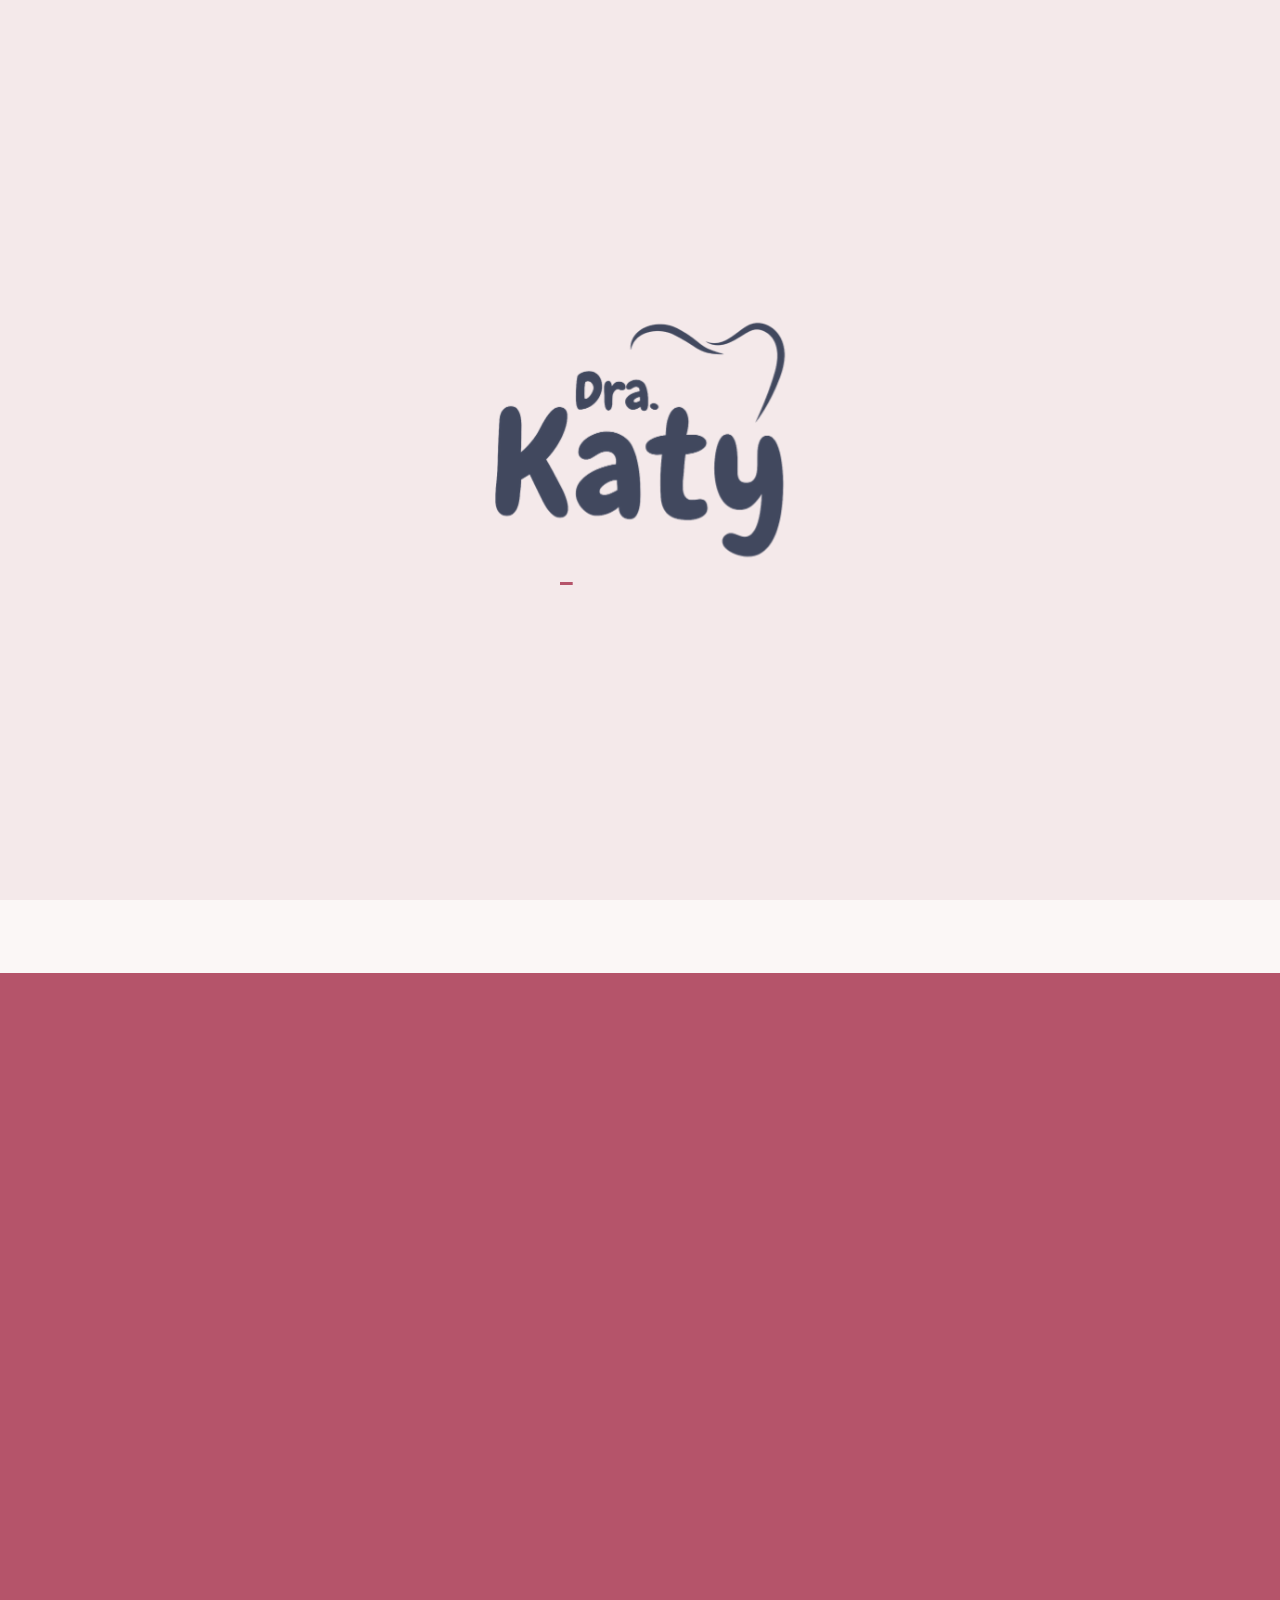
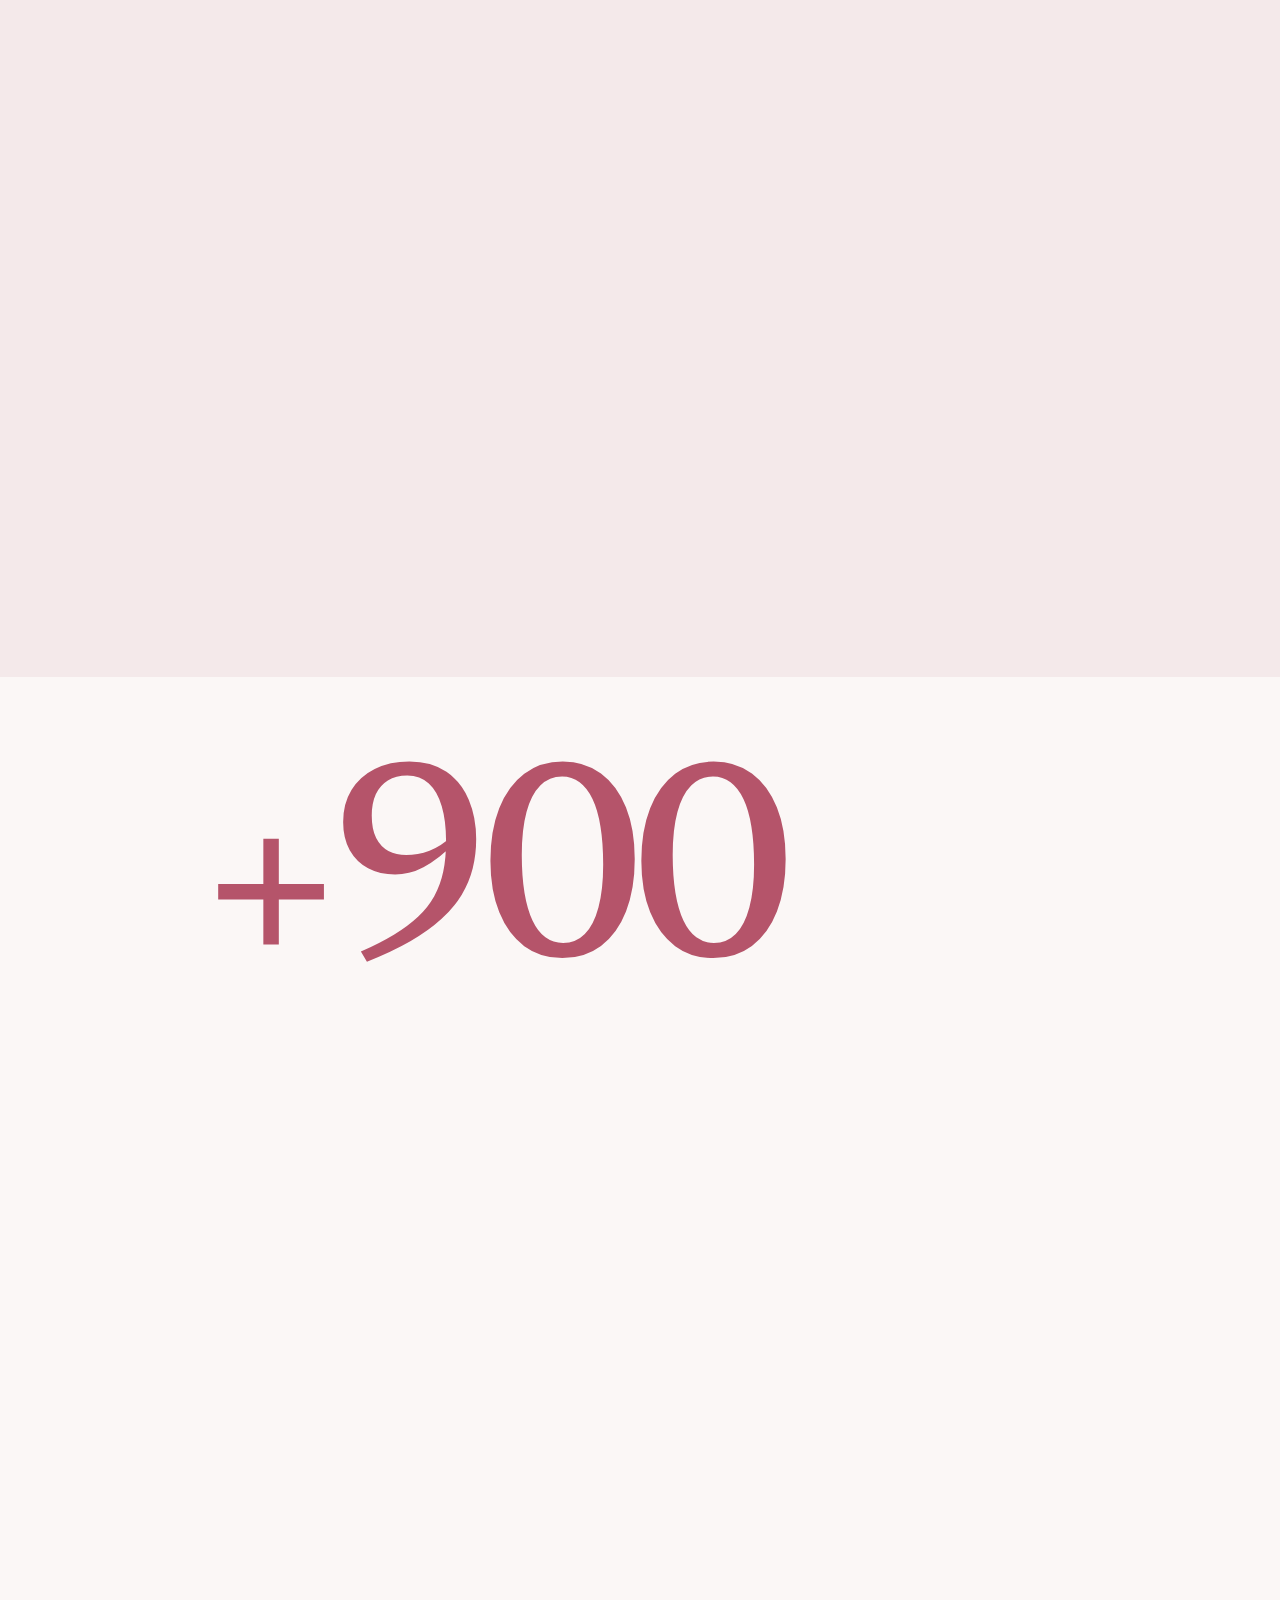
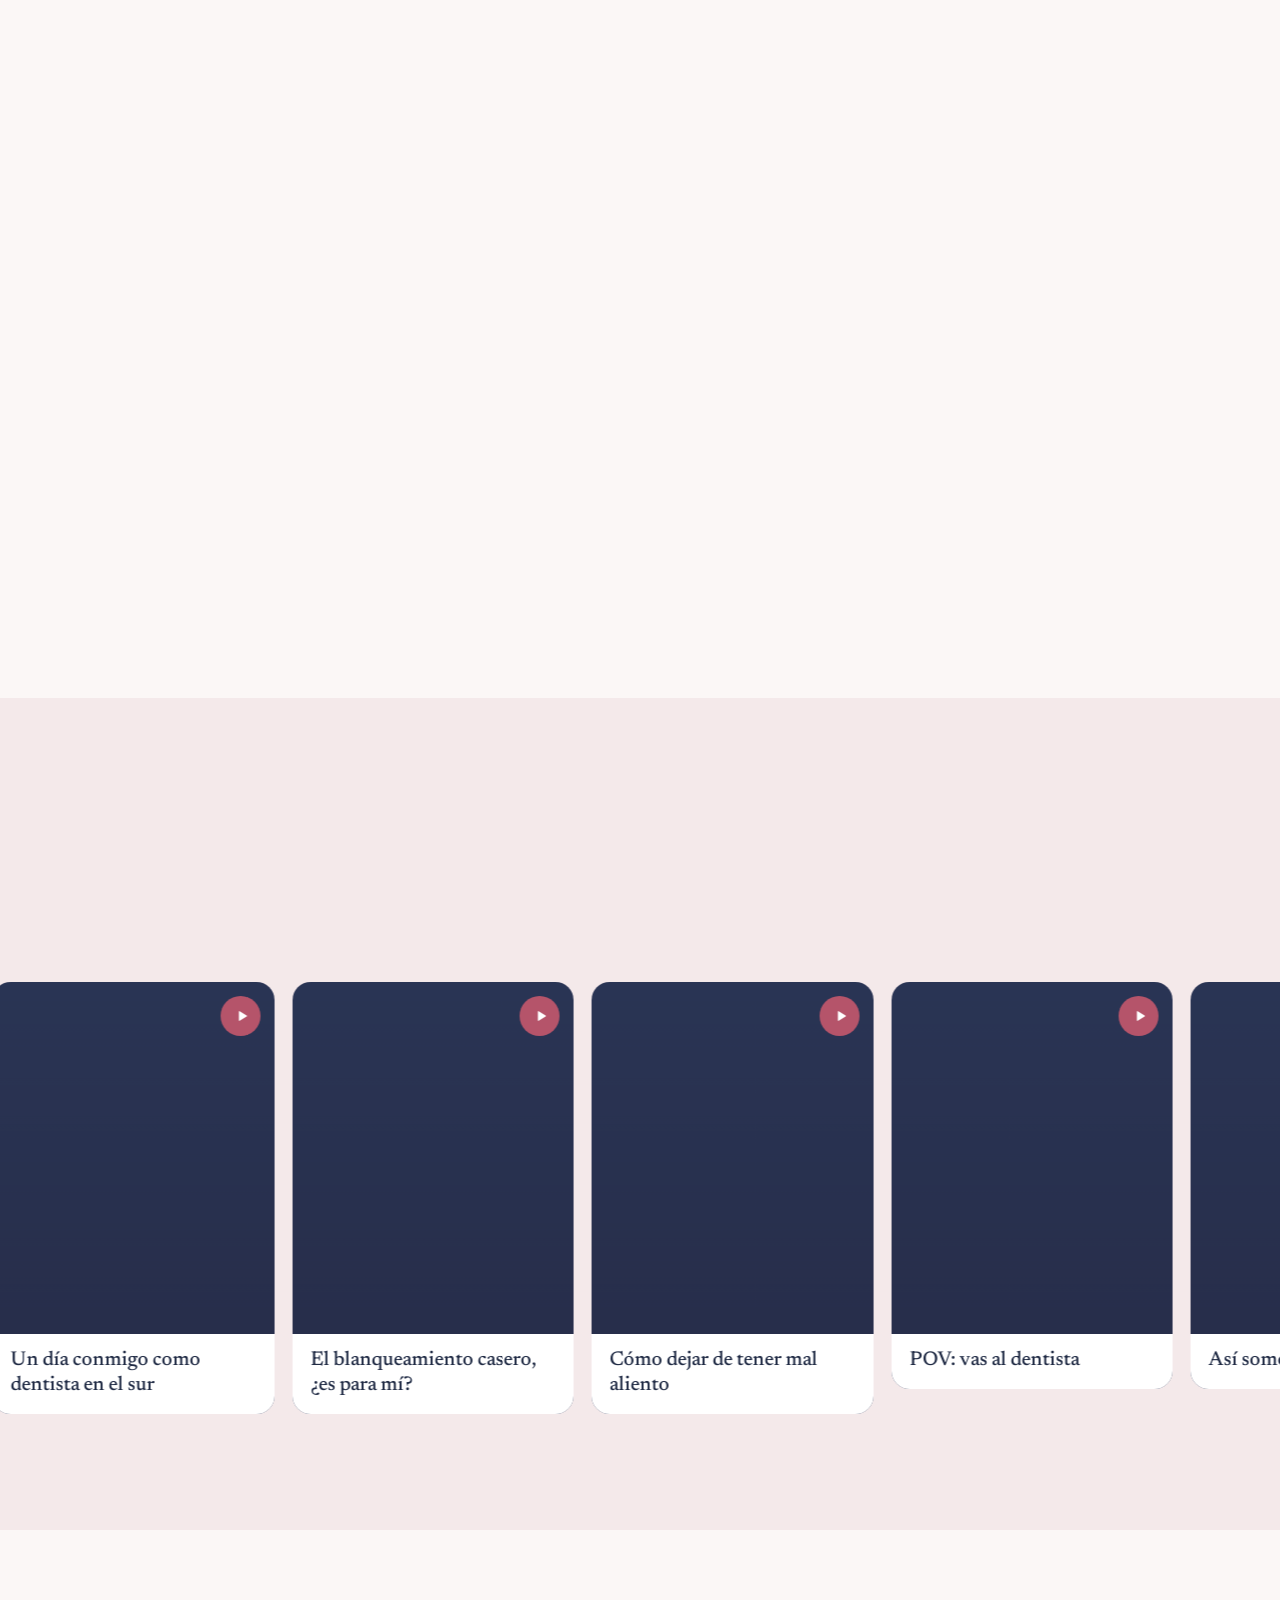
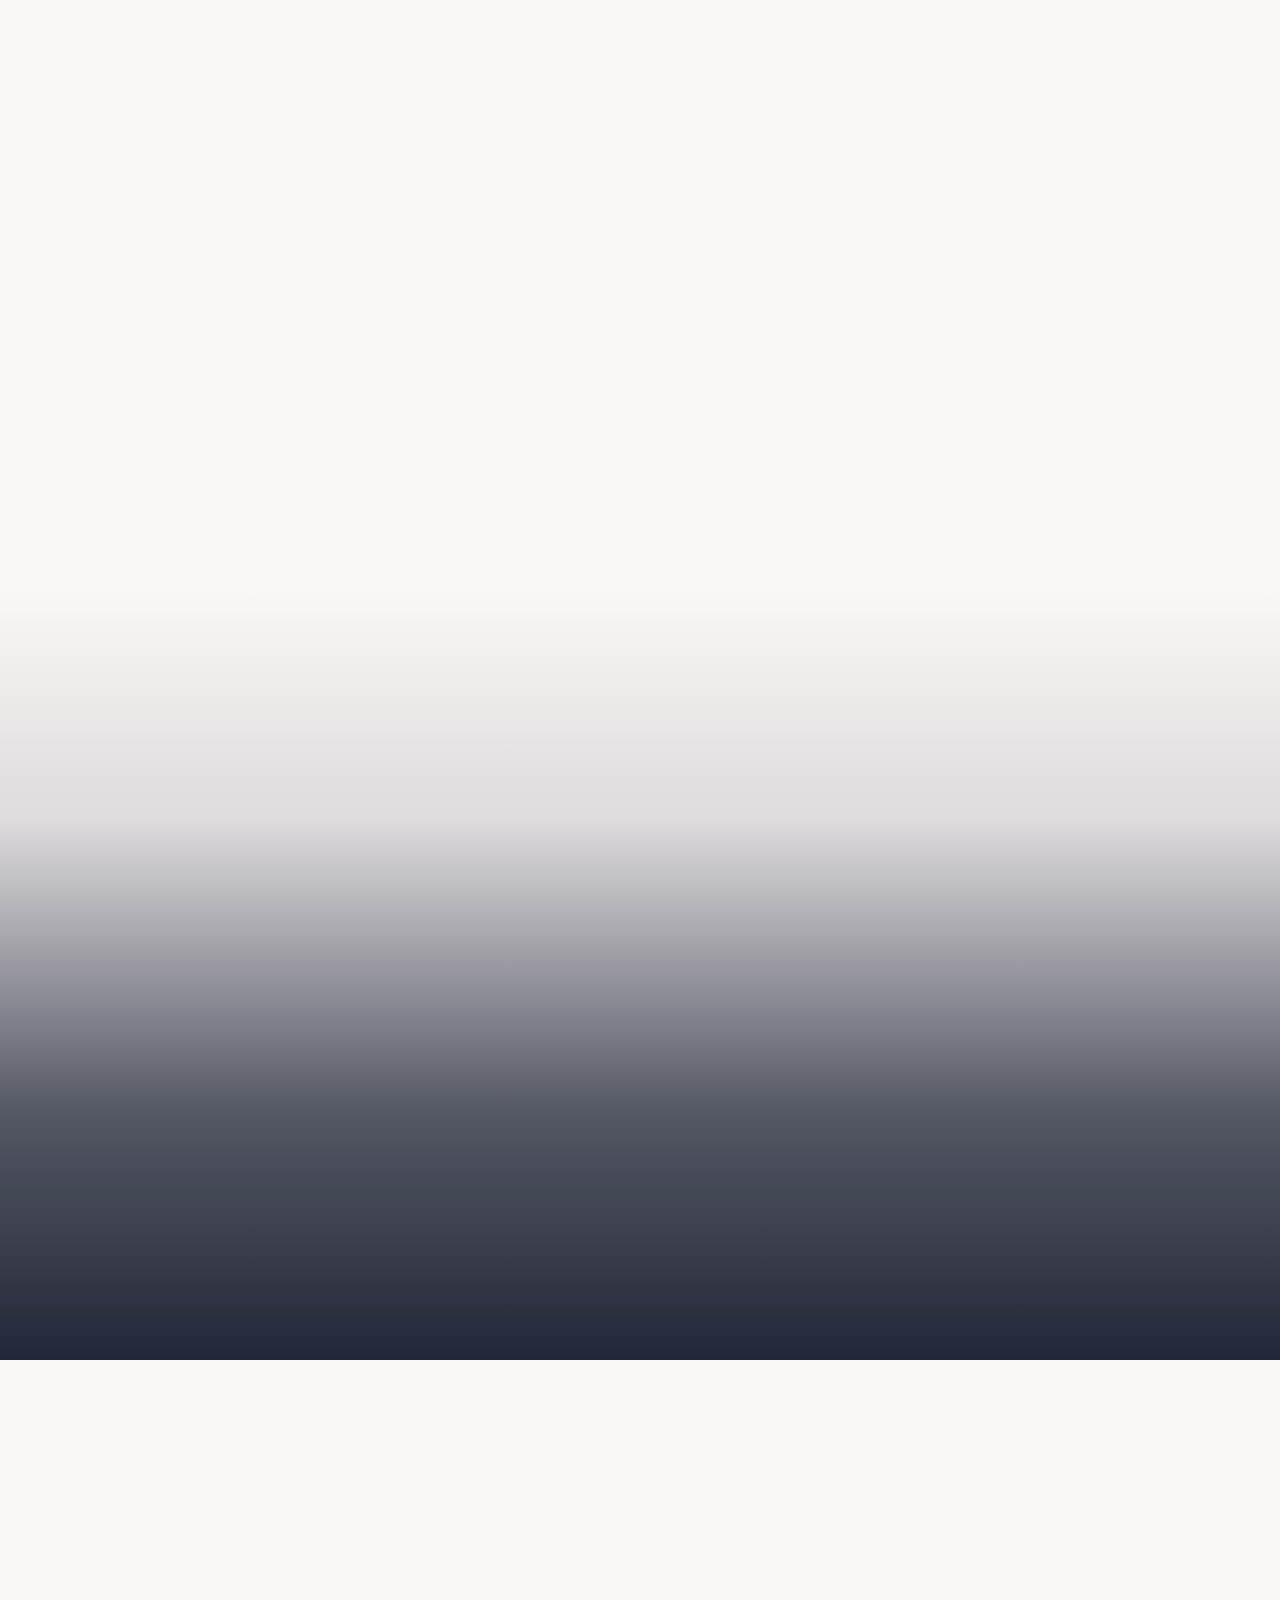
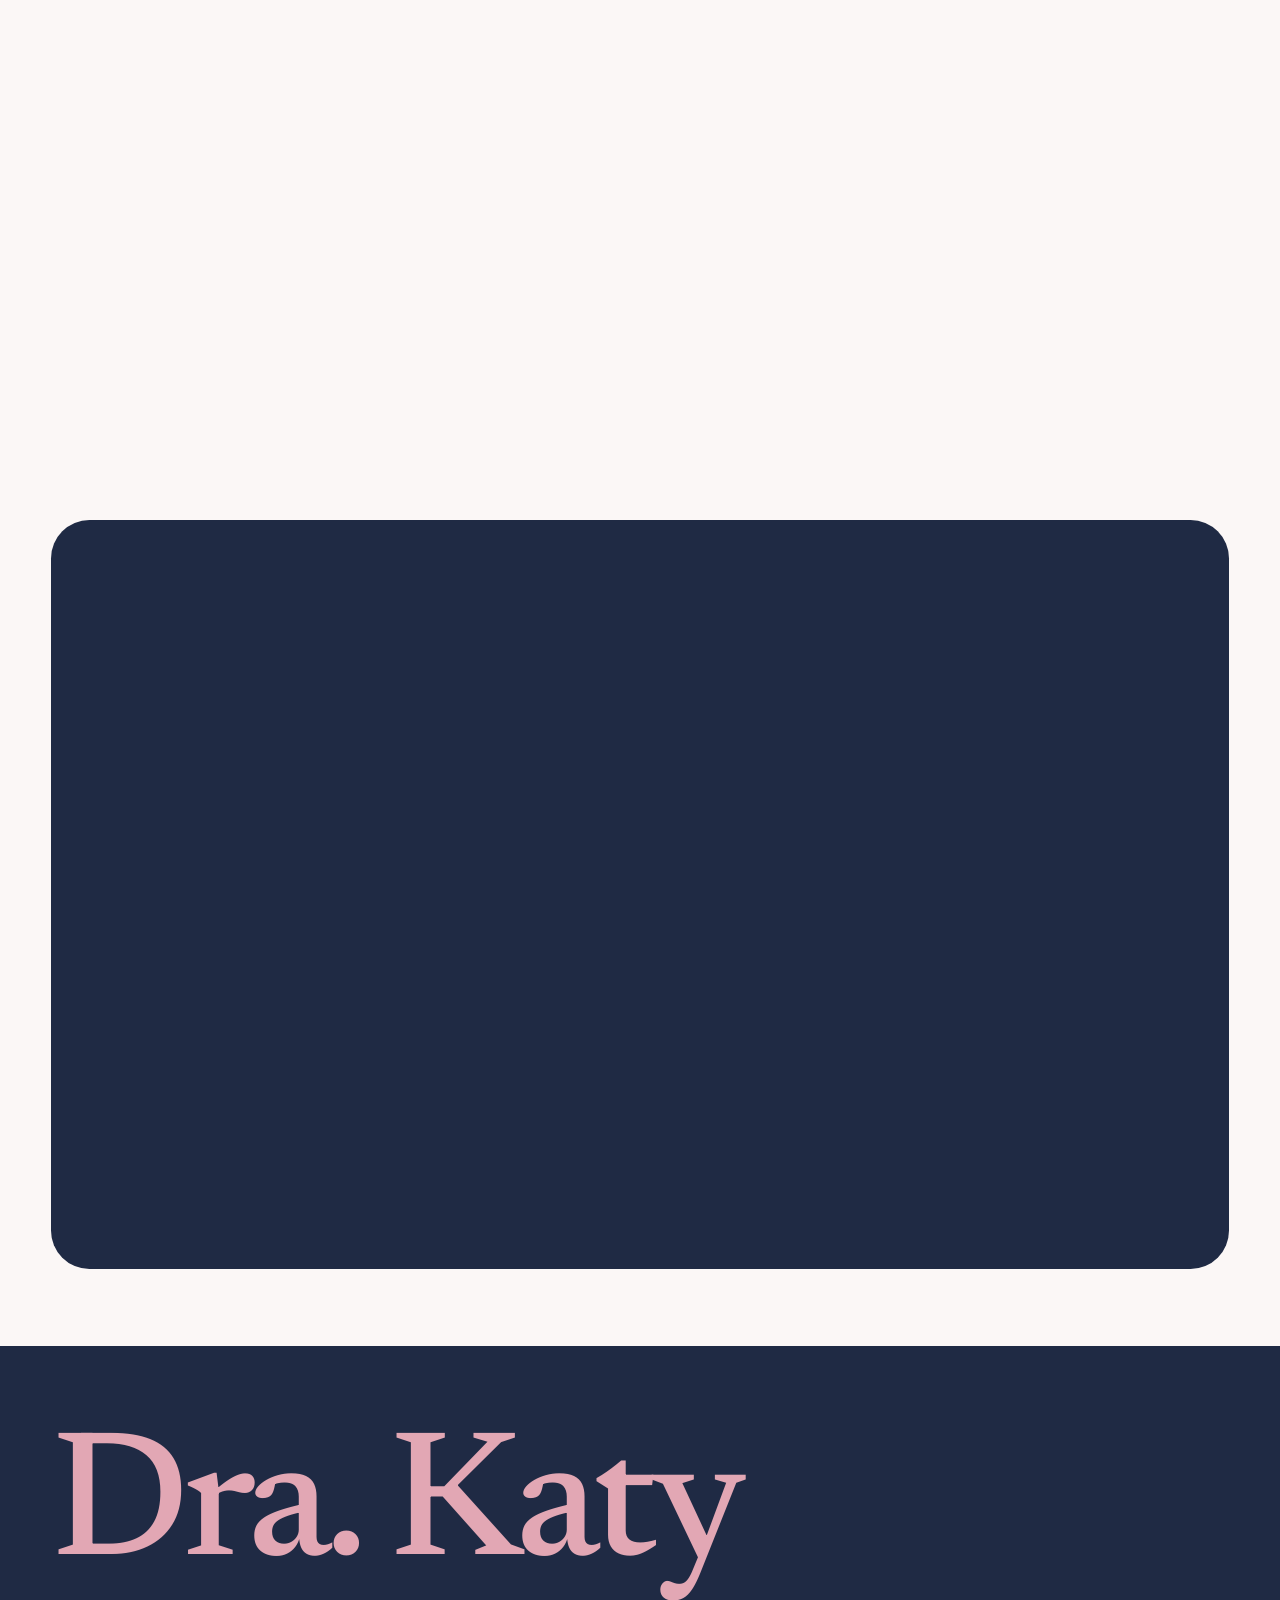
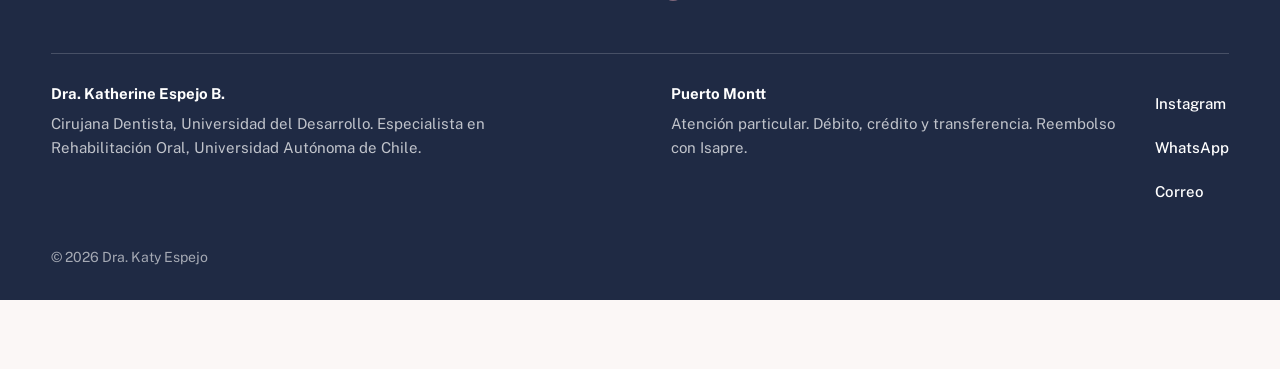
<file: index.html>
<!doctype html>
<html lang="es-CL">
<head>
<meta charset="utf-8">
<meta name="viewport" content="width=device-width, initial-scale=1">
<title>Dra. Katy Espejo · Cirujana dentista en Puerto Montt</title>
<meta http-equiv="refresh" content="0; url=nuevo/">
<link rel="canonical" href="nuevo/">
</head>
<body>
<p><a href="nuevo/">Ir al sitio de la Dra. Katy Espejo</a></p>
</body>
</html>
</file>
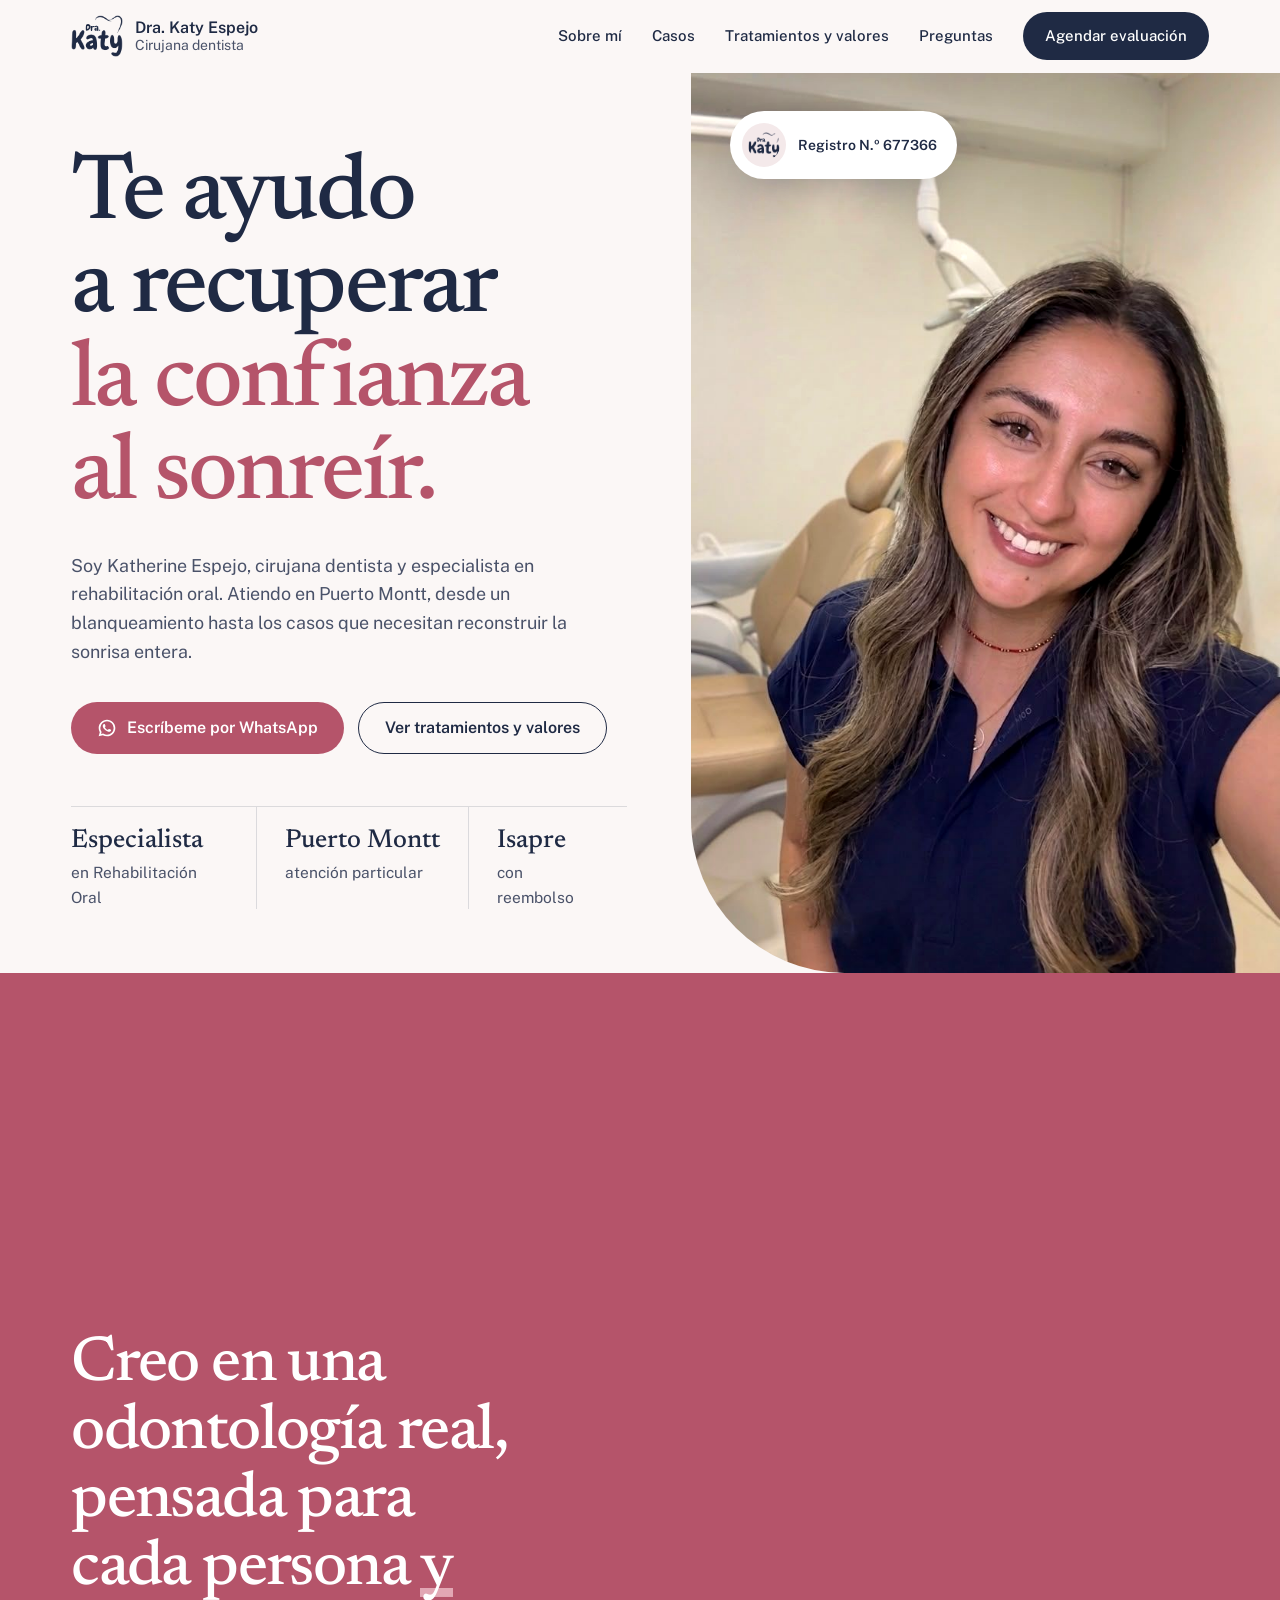
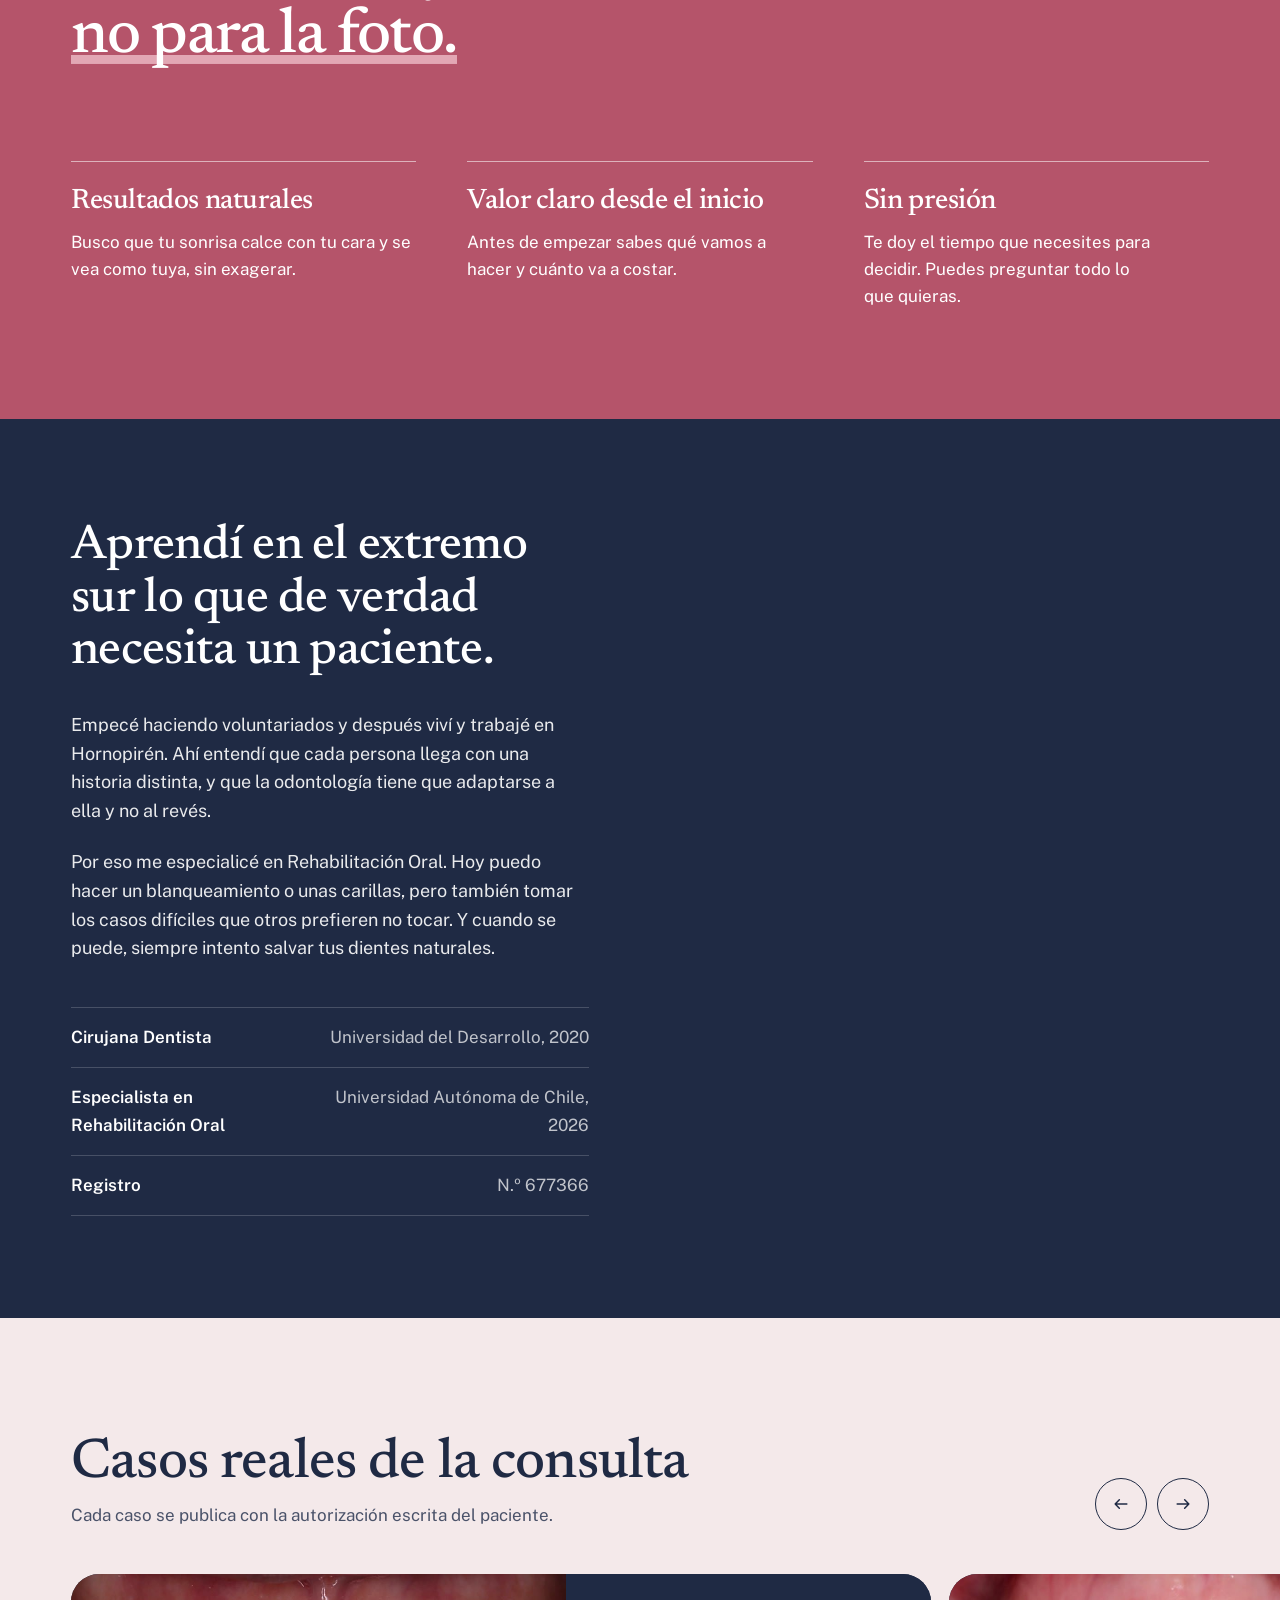
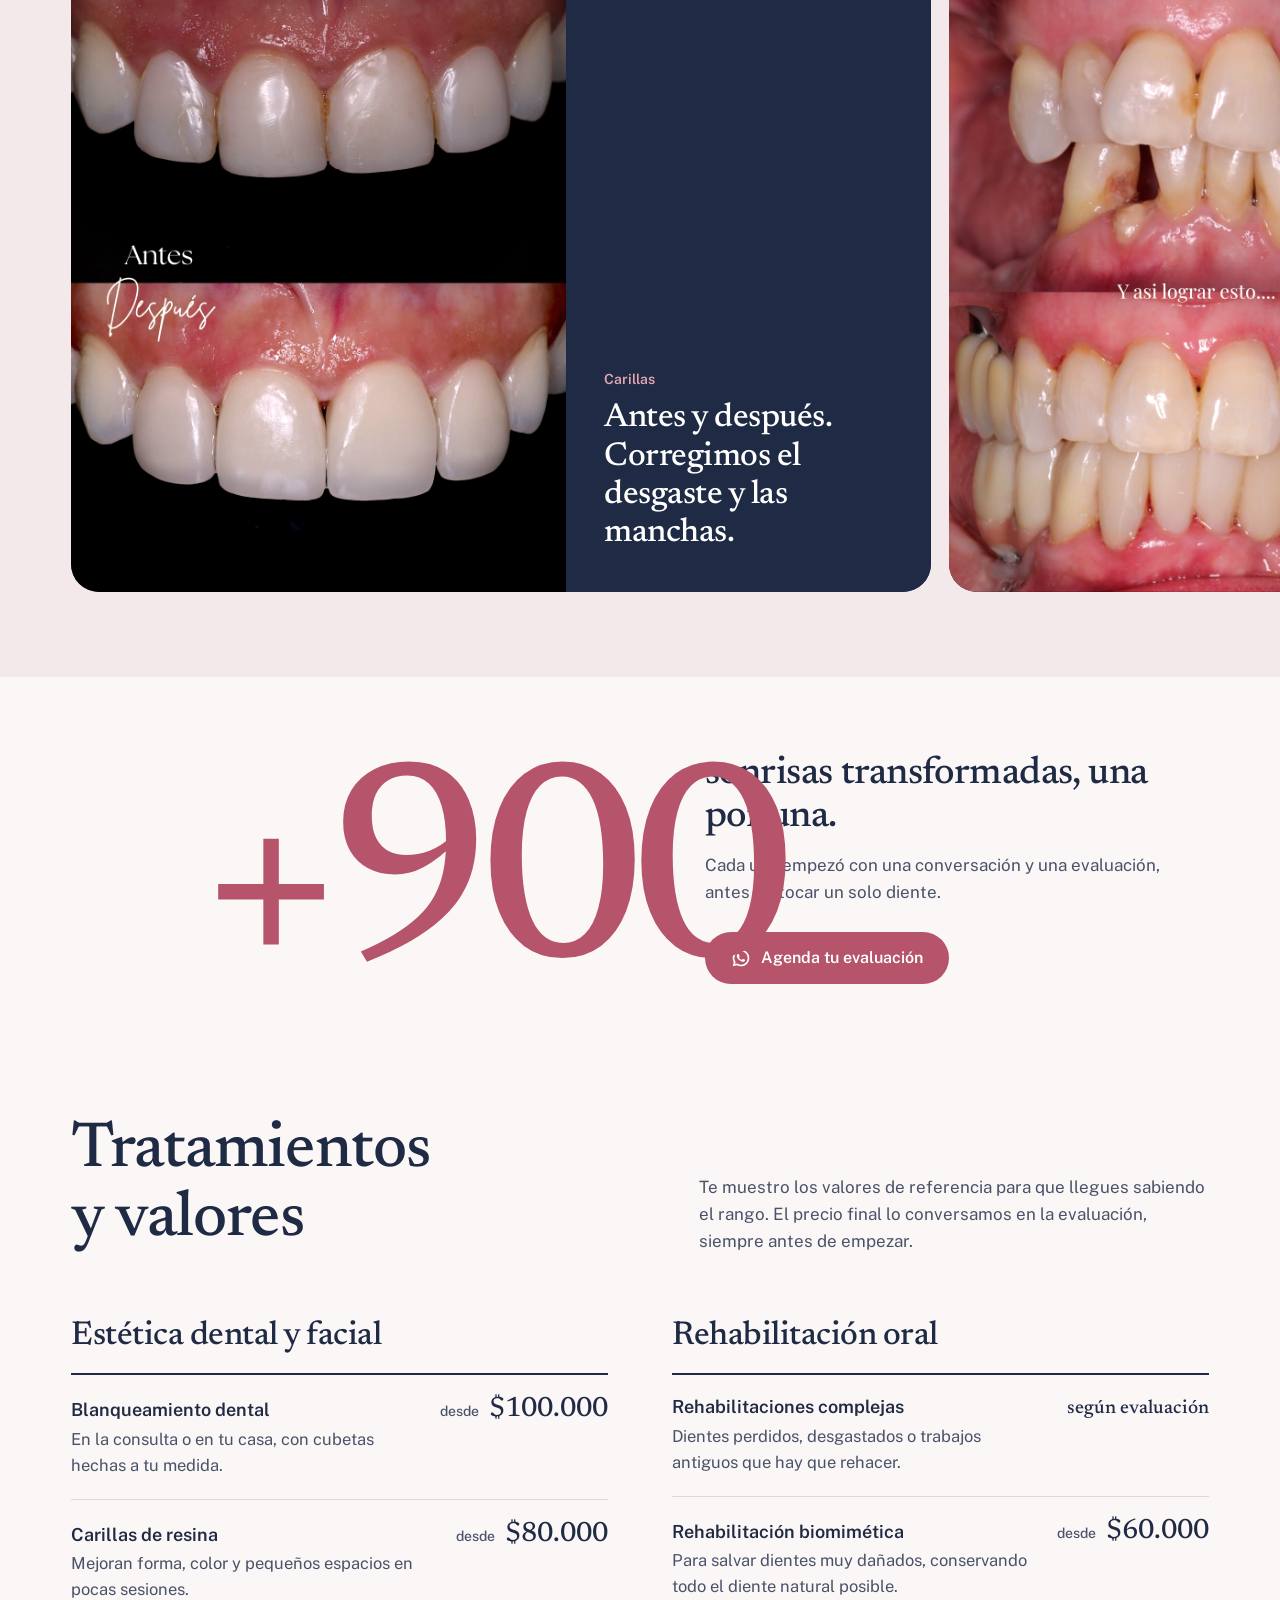
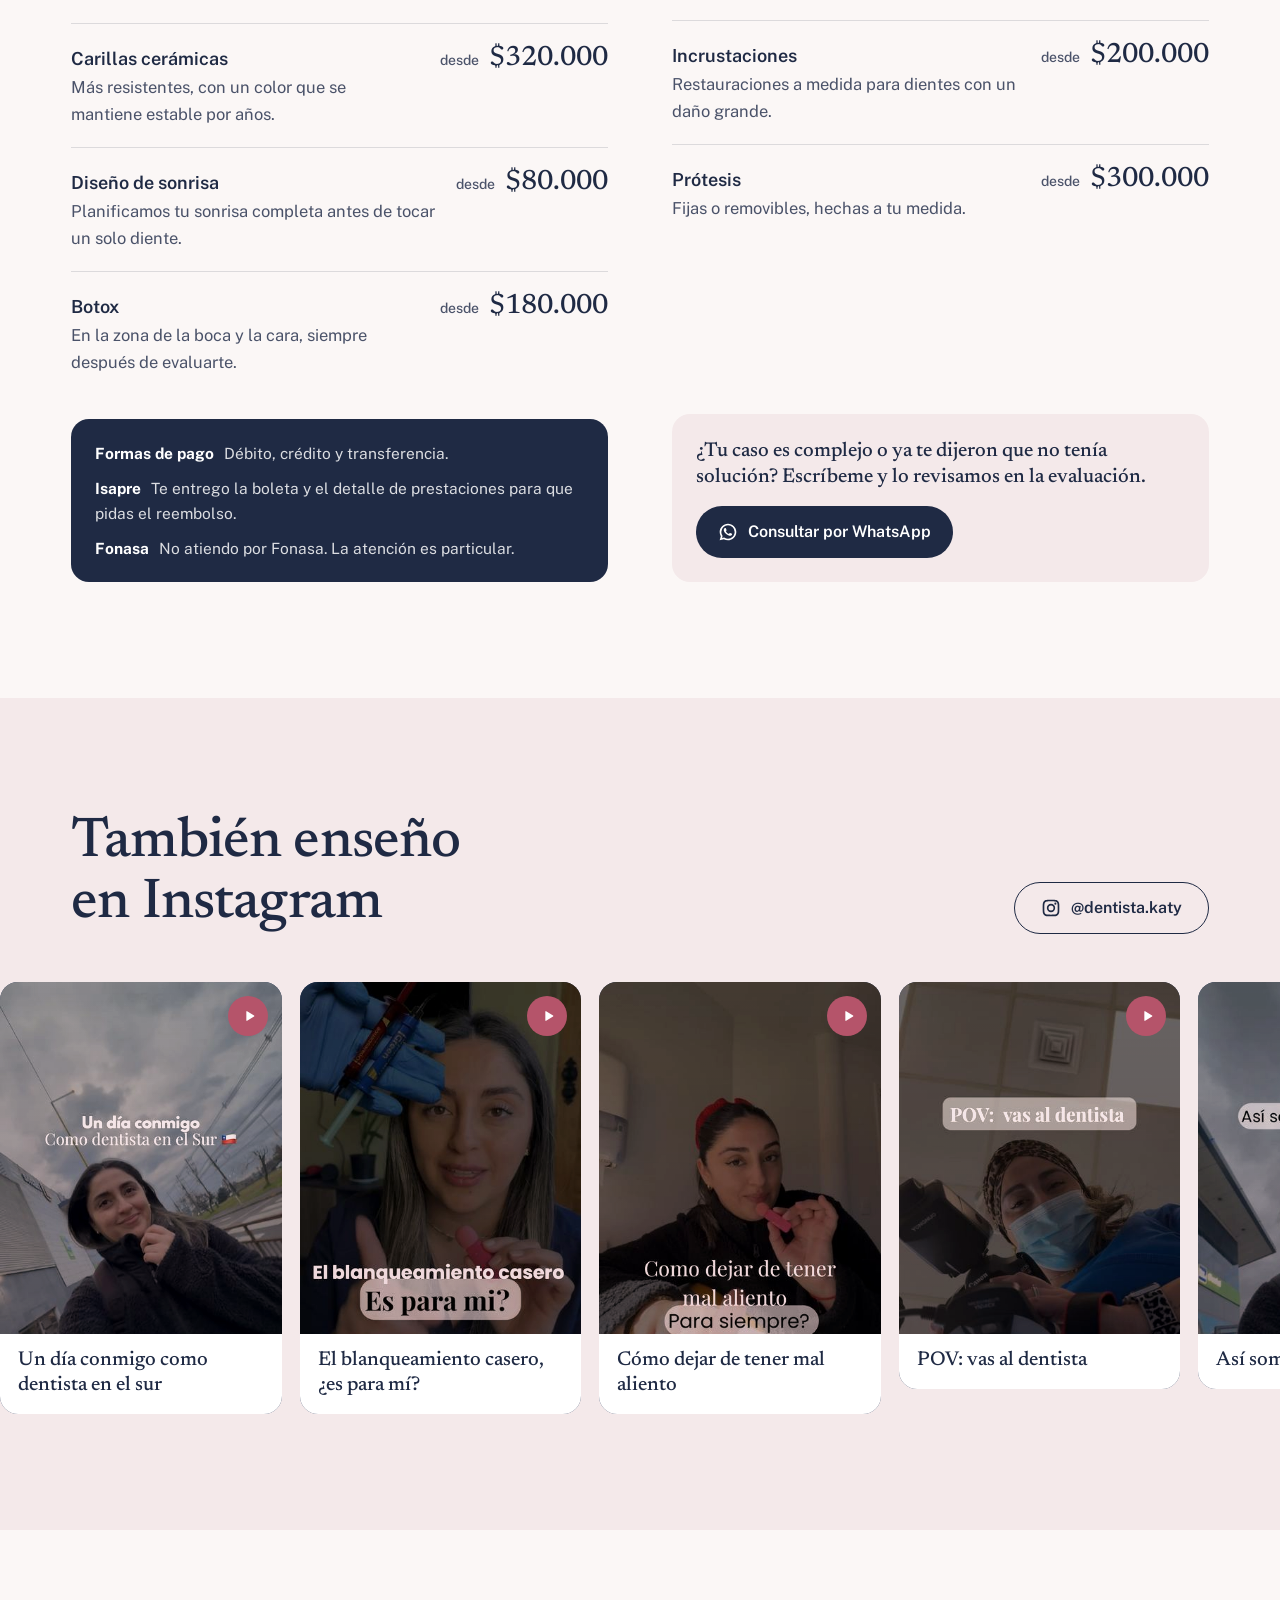
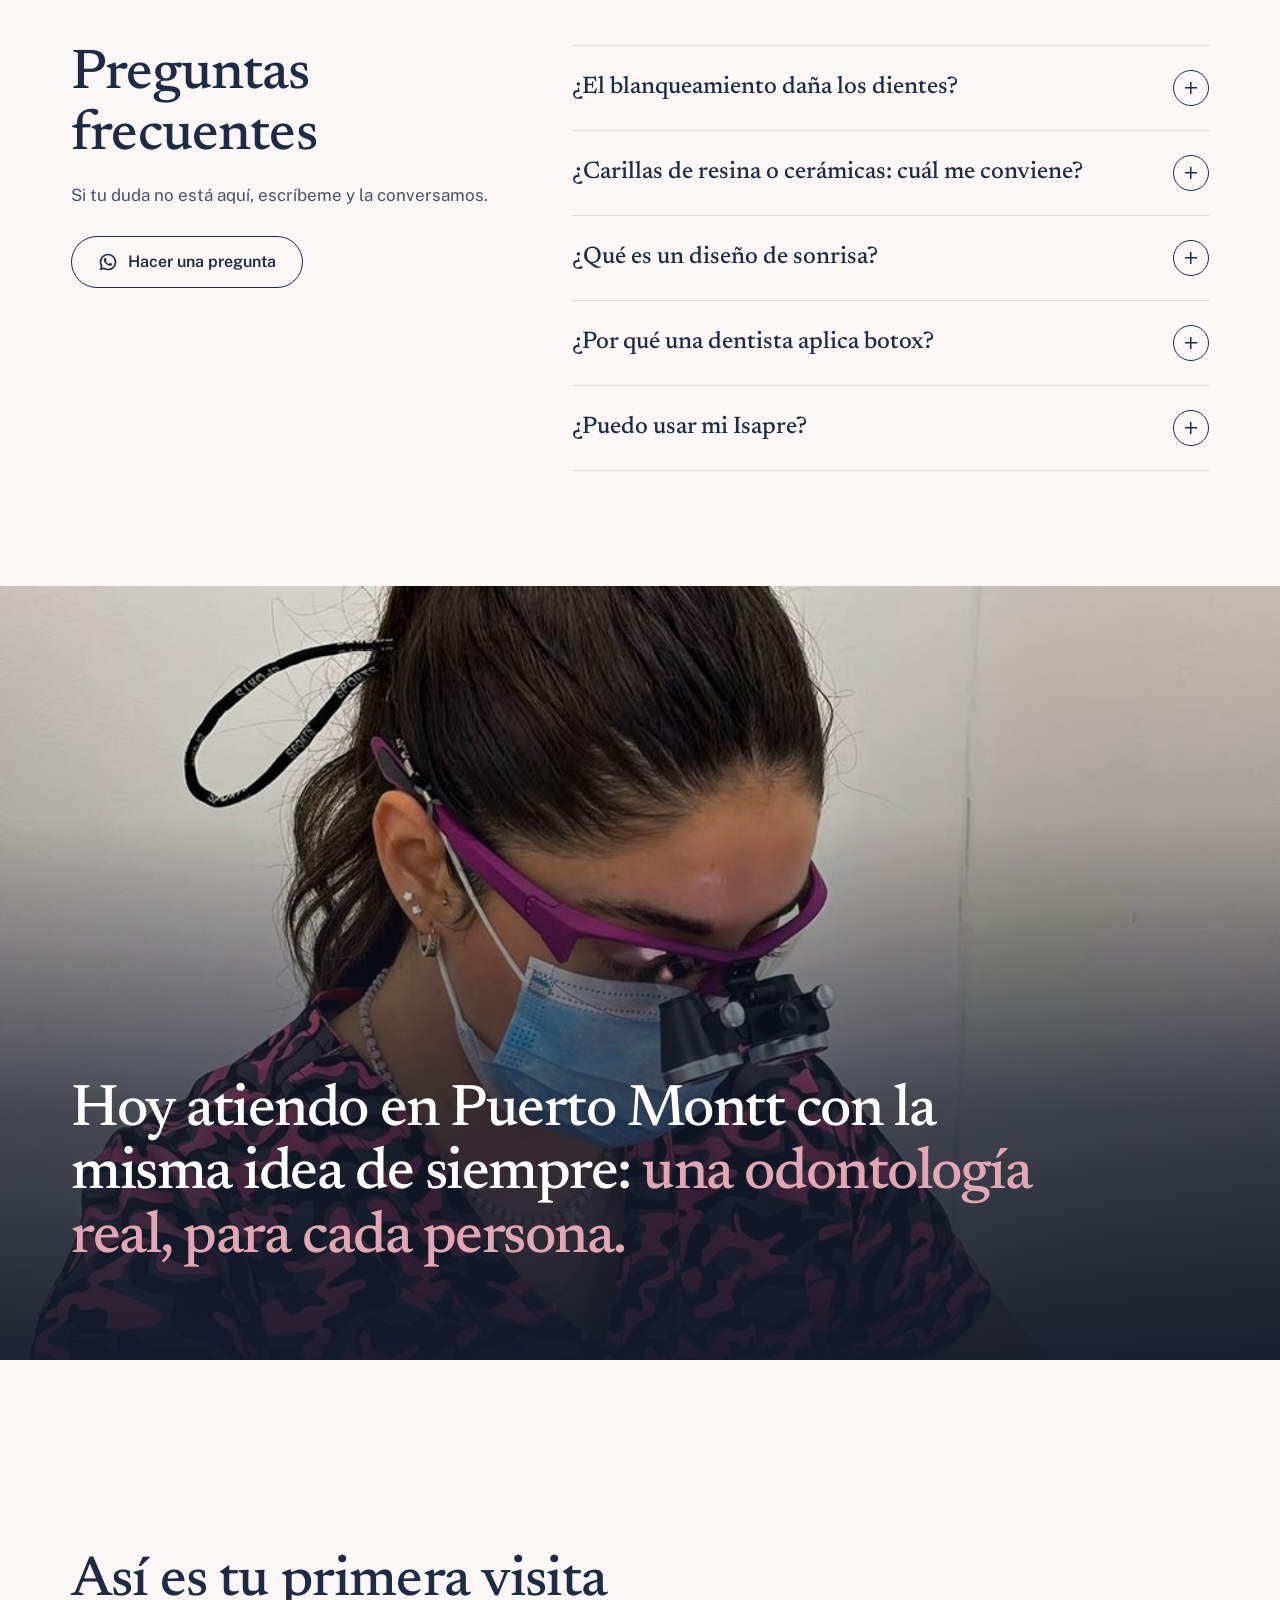
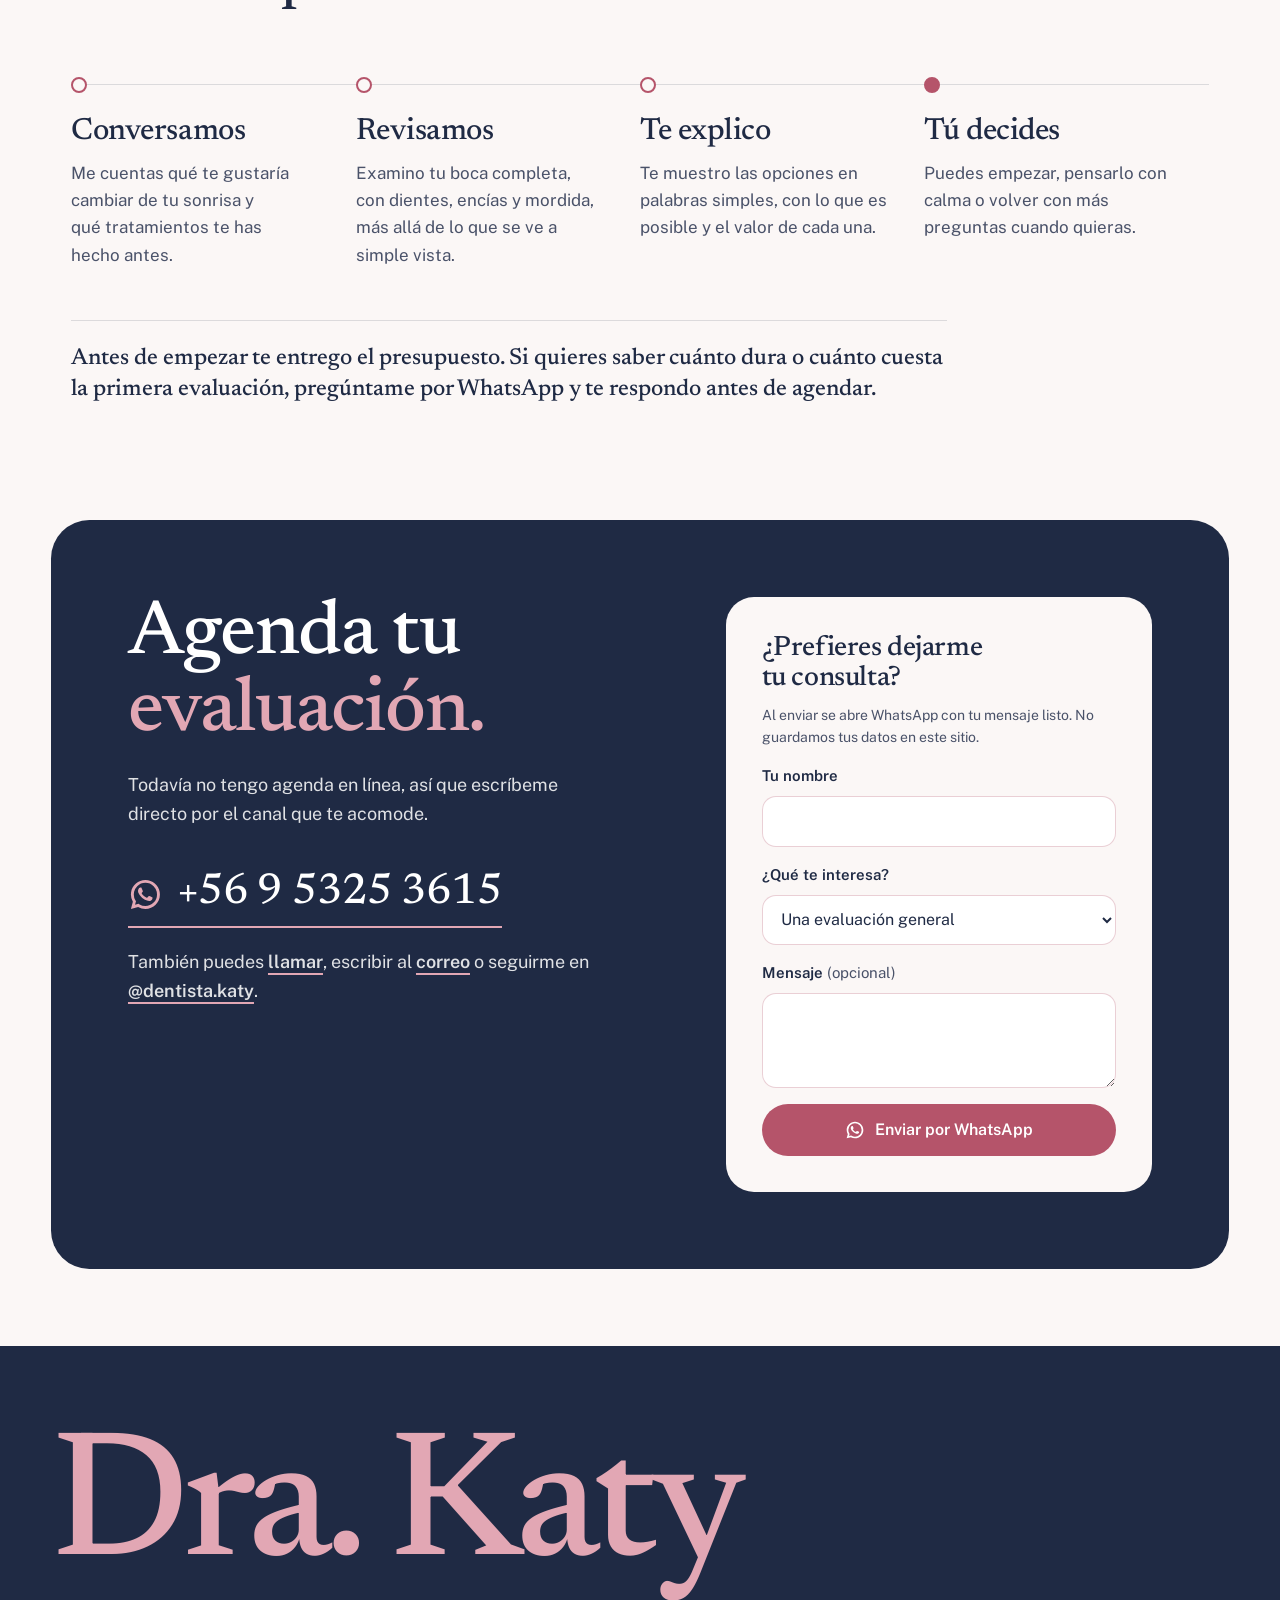
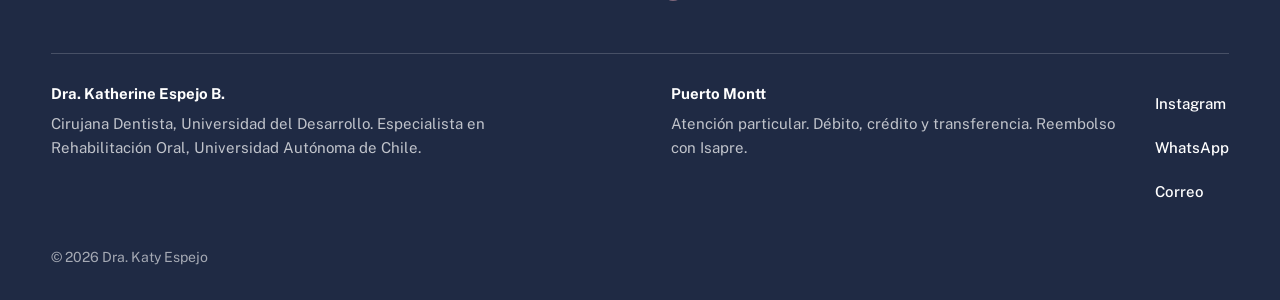
<file: nuevo/index.html>
<!doctype html>
<html lang="es-CL">
<head>
<meta charset="utf-8">
<meta name="viewport" content="width=device-width, initial-scale=1">
<title>Dra. Katy Espejo · Cirujana dentista en Puerto Montt</title>
<meta name="description" content="Dra. Katherine Espejo B., cirujana dentista especialista en rehabilitación oral. Blanqueamiento, carillas, diseño de sonrisa y rehabilitación en Puerto Montt.">
<meta property="og:title" content="Dra. Katy Espejo · Cirujana dentista en Puerto Montt">
<meta property="og:description" content="Te ayudo a recuperar la confianza al sonreír.">
<meta property="og:image" content="../img/og-katy.jpg">
<meta name="theme-color" content="#1F2A44">
<link rel="icon" href="../img/favicon.png">
<link rel="apple-touch-icon" href="../img/apple-touch-icon.png">
<link rel="preload" href="../fonts/newsreader-latin-500-normal.woff2" as="font" type="font/woff2" crossorigin>
<link rel="preload" href="../fonts/public-sans-latin-400-normal.woff2" as="font" type="font/woff2" crossorigin>
<link rel="stylesheet" href="styles.css">
<script>
  (function (d) {
    d.classList.add('js');
    if (window.matchMedia('(prefers-reduced-motion: reduce)').matches) return;
    try { if (sessionStorage.getItem('katy-intro')) return; sessionStorage.setItem('katy-intro', '1'); } catch (e) {}
    d.classList.add('intro-on');
  })(document.documentElement);
</script>
</head>
<body>

<svg width="0" height="0" style="position:absolute" aria-hidden="true">
  <symbol id="i-wa" viewBox="0 0 24 24"><path fill="currentColor" d="m7.254 18.494l.724.423A7.950 7.950 0 0 0 12.001 20a8 8 0 1 0-8-8a7.950 7.950 0 0 0 1.084 4.024l.422.724l-.653 2.401zM2.005 22l1.352-4.968A9.950 9.950 0 0 1 2.001 12c0-5.523 4.477-10 10-10s10 4.477 10 10s-4.477 10-10 10a9.950 9.950 0 0 1-5.030-1.355zM8.392 7.308q.202-.014.403-.004q.081.006.162.016c.159.018.334.115.393.249q.447 1.015.868 2.040c.062.152.025.347-.093.537c-.06.097-.154.233-.263.372c-.113.145-.356.411-.356.411s-.099.118-.061.265c.014.056.06.137.102.205l.059.095c.256.427.6.86 1.020 1.268c.12.116.237.235.363.346c.468.413.998.75 1.570 1l.005.002c.085.037.128.057.252.11q.093.039.191.066q.036.010.073.011a.35.35 0 0 0 .295-.142c.723-.876.79-.933.795-.933v.002a.48.48 0 0 1 .378-.127q.092.004.177.04c.531.243 1.400.622 1.400.622l.582.261c.098.047.187.158.19.265c.004.067.010.175-.013.373c-.032.259-.11.57-.188.733a1.200 1.200 0 0 1-.21.302a2.400 2.400 0 0 1-.33.288q-.124.092-.125.09a5 5 0 0 1-.383.22a2 2 0 0 1-.833.23c-.185.010-.37.024-.556.014c-.008 0-.568-.087-.568-.087a9.450 9.450 0 0 1-3.840-2.046c-.226-.199-.436-.413-.65-.626c-.888-.885-1.561-1.840-1.970-2.742a3.500 3.500 0 0 1-.33-1.413a2.730 2.730 0 0 1 .565-1.680c.073-.094.142-.192.261-.305c.126-.12.207-.184.294-.228a1 1 0 0 1 .371-.1"/></symbol>
  <symbol id="i-ig" viewBox="0 0 24 24"><path fill="currentColor" d="M12.001 9a3 3 0 1 0 0 6a3 3 0 0 0 0-6m0-2a5 5 0 1 1 0 10a5 5 0 0 1 0-10m6.5-.25a1.250 1.250 0 0 1-2.500 0a1.250 1.250 0 0 1 2.500 0M12.001 4c-2.474 0-2.878.007-4.029.058c-.784.037-1.310.142-1.798.332a2.900 2.900 0 0 0-1.080.703a2.900 2.900 0 0 0-.704 1.080c-.19.49-.295 1.015-.331 1.798C4.007 9.075 4 9.461 4 12c0 2.475.007 2.878.058 4.029c.037.783.142 1.310.331 1.797c.17.435.37.748.702 1.080c.337.336.65.537 1.080.703c.494.191 1.020.297 1.800.333C9.075 19.994 9.461 20 12 20c2.475 0 2.878-.007 4.029-.058c.782-.037 1.308-.142 1.797-.331a2.900 2.900 0 0 0 1.080-.703c.337-.336.538-.649.704-1.080c.19-.492.296-1.018.332-1.800c.052-1.103.058-1.490.058-4.028c0-2.474-.007-2.878-.058-4.029c-.037-.782-.143-1.310-.332-1.798a2.900 2.900 0 0 0-.703-1.080a2.900 2.900 0 0 0-1.080-.704c-.49-.19-1.016-.295-1.798-.331C14.926 4.006 14.540 4 12 4m0-2c2.717 0 3.056.010 4.123.06c1.064.05 1.790.217 2.427.465c.66.254 1.216.598 1.772 1.153a4.900 4.900 0 0 1 1.153 1.772c.247.637.415 1.363.465 2.428c.047 1.066.06 1.405.06 4.122s-.010 3.056-.06 4.122s-.218 1.790-.465 2.428a4.900 4.900 0 0 1-1.153 1.772a4.900 4.900 0 0 1-1.772 1.153c-.637.247-1.363.415-2.427.465c-1.067.047-1.406.06-4.123.06s-3.056-.010-4.123-.06c-1.064-.05-1.789-.218-2.427-.465a4.900 4.900 0 0 1-1.772-1.153a4.900 4.900 0 0 1-1.153-1.772c-.248-.637-.415-1.363-.465-2.428C2.012 15.056 2 14.717 2 12s.010-3.056.06-4.122s.217-1.790.465-2.428a4.900 4.900 0 0 1 1.153-1.772A4.900 4.900 0 0 1 5.450 2.525c.637-.248 1.362-.415 2.427-.465C8.945 2.013 9.284 2 12.001 2"/></symbol>
  <symbol id="i-phone" viewBox="0 0 24 24"><path fill="none" stroke="currentColor" stroke-width="1.7" stroke-linejoin="round" d="M5 3.5h3.2l1.6 4.3-2.1 1.4a11 11 0 0 0 7.1 7.1l1.4-2.1 4.3 1.6V19a1.5 1.5 0 0 1-1.6 1.5A16.500 16.500 0 0 1 3.500 5.100 1.500 1.500 0 0 1 5 3.500Z"/></symbol>
  <symbol id="i-mail" viewBox="0 0 24 24"><g fill="none" stroke="currentColor" stroke-width="1.7" stroke-linejoin="round"><rect x="3" y="5" width="18" height="14" rx="2.500"/><path d="m4 7 8 6 8-6"/></g></symbol>
  <symbol id="i-arrow" viewBox="0 0 24 24"><path fill="none" stroke="currentColor" stroke-width="1.8" stroke-linecap="round" stroke-linejoin="round" d="M5 12h14m-5-5 5 5-5 5"/></symbol>
  <symbol id="i-play" viewBox="0 0 24 24"><path fill="currentColor" d="M8 5.5v13a.8.8 0 0 0 1.200.7l10.400-6.500a.8.8 0 0 0 0-1.400L9.200 4.800A.8.8 0 0 0 8 5.500Z"/></symbol>
</svg>

<a class="skip" href="#contenido">Saltar al contenido</a>

<div class="intro" aria-hidden="true" data-intro>
  <div class="intro__mark">
    <img src="../img/logo-katy.png" alt="" width="640" height="521">
    <span class="intro__line"></span>
  </div>
</div>

<header class="top" data-top>
  <div class="top__inner">
    <a class="brand" href="#inicio" aria-label="Dra. Katy, inicio">
      <img src="../img/logo-katy.png" alt="" width="64" height="52">
      <span class="brand__text"><strong>Dra. Katy Espejo</strong><span>Cirujana dentista</span></span>
    </a>
    <nav class="nav" id="nav" aria-label="Principal">
      <a href="#sobre-mi">Sobre mí</a>
      <a href="#casos">Casos</a>
      <a href="#tratamientos">Tratamientos y valores</a>
      <a href="#preguntas">Preguntas</a>
      <a class="nav__cta" href="https://wa.me/56953253615?text=Hola%20Dra.%20Katy%2C%20quiero%20agendar%20una%20evaluaci%C3%B3n" target="_blank" rel="noopener">Agendar evaluación</a>
    </nav>
    <button class="menu" type="button" aria-expanded="false" aria-controls="nav" data-menu>
      <span></span><span></span><span class="sr">Abrir menú</span>
    </button>
  </div>
</header>

<main id="contenido">

  <!-- Portada -->
  <section class="hero" id="inicio">
    <div class="hero__copy">
      <h1 class="hero__title">Te ayudo a recuperar <em>la confianza al sonreír.</em></h1>
      <p class="hero__lead">Soy Katherine Espejo, cirujana dentista y especialista en rehabilitación oral. Atiendo en Puerto Montt, desde un blanqueamiento hasta los casos que necesitan reconstruir la sonrisa entera.</p>
      <div class="hero__actions">
        <a class="btn btn--rose" href="https://wa.me/56953253615?text=Hola%20Dra.%20Katy%2C%20quiero%20agendar%20una%20evaluaci%C3%B3n" target="_blank" rel="noopener">
          <svg class="ico"><use href="#i-wa"/></svg> Escríbeme por WhatsApp
        </a>
        <a class="btn btn--line" href="#tratamientos">Ver tratamientos y valores</a>
      </div>
      <ul class="hero__facts">
        
        <li><strong>Especialista</strong><span>en Rehabilitación Oral</span></li>
        <li><strong>Puerto Montt</strong><span>atención particular</span></li>
        <li><strong>Isapre</strong><span>con reembolso</span></li>
      </ul>
    </div>
    <figure class="hero__photo">
      <img src="../img/katy-retrato.jpg" alt="La Dra. Katy Espejo sonriendo en su consulta, con uniforme azul marino" width="768" height="1364" fetchpriority="high">
      <figcaption class="hero__badge">
        <img src="../img/logo-katy.png" alt="" width="56" height="46">
        <span>Registro N.º 677366</span>
      </figcaption>
    </figure>
  </section>

  <!-- Manifiesto -->
  <section class="manifesto" aria-labelledby="m-title">
    <div class="manifesto__top">
      <h2 id="m-title" class="manifesto__text reveal">Creo en una odontología real, pensada para cada persona <span>y no para la foto.</span></h2>
      <figure class="manifesto__photo reveal clip">
        <img src="../img/casos/diseno-modelo.jpg" alt="Modelo de la boca con un diseño de sonrisa planificado" width="900" height="1600" loading="lazy">
      </figure>
    </div>
    <ul class="promises reveal">
      <li>
        <h3>Resultados naturales</h3>
        <p>Busco que tu sonrisa calce con tu cara y se vea como tuya, sin exagerar.</p>
      </li>
      <li>
        <h3>Valor claro desde el inicio</h3>
        <p>Antes de empezar sabes qué vamos a hacer y cuánto va a costar.</p>
      </li>
      <li>
        <h3>Sin presión</h3>
        <p>Te doy el tiempo que necesites para decidir. Puedes preguntar todo lo que quieras.</p>
      </li>
    </ul>
  </section>

  <!-- Sobre mí -->
  <section class="about" id="sobre-mi" aria-labelledby="a-title">
    <div class="about__text reveal">
      <h2 id="a-title">Aprendí en el extremo sur lo que de verdad necesita un paciente.</h2>
      <p>Empecé haciendo voluntariados y después viví y trabajé en Hornopirén. Ahí entendí que cada persona llega con una historia distinta, y que la odontología tiene que adaptarse a ella y no al revés.</p>
      <p>Por eso me especialicé en Rehabilitación Oral. Hoy puedo hacer un blanqueamiento o unas carillas, pero también tomar los casos difíciles que otros prefieren no tocar. Y cuando se puede, siempre intento salvar tus dientes naturales.</p>
      <dl class="creds">
        <div><dt>Cirujana Dentista</dt><dd>Universidad del Desarrollo, 2020</dd></div>
        <div><dt>Especialista en Rehabilitación Oral</dt><dd>Universidad Autónoma de Chile, 2026</dd></div>
        <div><dt>Registro</dt><dd>N.º 677366</dd></div>
      </dl>
    </div>
    <div class="about__photos reveal clip">
      <img class="about__main" src="../img/katy-atendiendo.jpg" alt="La Dra. Katy atendiendo a un paciente con lupas de aumento" width="1000" height="1333" loading="lazy">
      <blockquote class="about__quote">
        <p>Una odontología real, para cada persona.</p>
        <cite>Dra. Katy, desde Hornopirén a Puerto Montt</cite>
      </blockquote>
    </div>
  </section>

  <!-- Casos -->
  <section class="cases" id="casos" aria-labelledby="c-title">
    <div class="cases__head reveal">
      <h2 id="c-title">Casos reales de la consulta</h2>
      <p>Cada caso se publica con la autorización escrita del paciente.</p>
      <div class="cases__nav">
        <button type="button" class="round" data-scroll="-1" aria-label="Caso anterior"><svg class="ico flip"><use href="#i-arrow"/></svg></button>
        <button type="button" class="round" data-scroll="1" aria-label="Caso siguiente"><svg class="ico"><use href="#i-arrow"/></svg></button>
      </div>
    </div>
    <ul class="cases__track" data-track tabindex="0" aria-label="Casos, desliza para ver más">
      <li class="case reveal" style="--i:0"><img src="../img/casos/carillas-antes-despues.jpg" alt="Antes y después de carillas: dientes desgastados y con manchas, luego parejos y blancos" width="1080" height="1350" loading="lazy"><div class="case__txt"><span>Carillas</span><p>Antes y después. Corregimos el desgaste y las manchas.</p></div></li>
      <li class="case reveal" style="--i:1"><img src="../img/casos/rehabilitacion-antes-despues.jpg" alt="Antes y después de una rehabilitación oral completa" width="1080" height="1350" loading="lazy"><div class="case__txt"><span>Rehabilitación</span><p>Antes y después de una rehabilitación oral completa.</p></div></li>
      <li class="case reveal" style="--i:2"><img src="../img/casos/diseno-resultado.jpg" alt="Sonrisa después de un diseño de sonrisa" width="1080" height="1029" loading="lazy"><div class="case__txt"><span>Diseño de sonrisa</span><p>El resultado: una sonrisa en armonía con la cara.</p></div></li>
      <li class="case reveal" style="--i:3"><img src="../img/casos/diseno-modelo-recorte.jpg" alt="Modelo de la boca con el diseño de sonrisa planificado" width="840" height="780" loading="lazy"><div class="case__txt"><span>Diseño de sonrisa</span><p>Primero lo planificamos en un modelo de tu boca.</p></div></li>
      <li class="case reveal" style="--i:4"><img src="../img/casos/carillas-resultado.jpg" alt="Primer plano de carillas terminadas" width="1080" height="968" loading="lazy"><div class="case__txt"><span>Carillas</span><p>Brillo y forma natural.</p></div></li>
      <li class="case reveal" style="--i:5"><img src="../img/casos/blanqueamiento-barrera.jpg" alt="Blanqueamiento en la consulta con barrera de protección en las encías" width="1080" height="921" loading="lazy"><div class="case__txt"><span>Blanqueamiento</span><p>En la consulta, con una barrera que protege tus encías.</p></div></li>
    </ul>
  </section>

  <!-- Cifra -->
  <section class="bignum" aria-label="Más de 900 sonrisas transformadas">
    <p class="bignum__n" aria-hidden="true">+900</p>
    <div class="bignum__txt reveal">
      <p class="bignum__lead">sonrisas transformadas, una por una.</p>
      <p>Cada una empezó con una conversación y una evaluación, antes de tocar un solo diente.</p>
      <a class="btn btn--rose" href="https://wa.me/56953253615?text=Hola%20Dra.%20Katy%2C%20quiero%20agendar%20una%20evaluaci%C3%B3n" target="_blank" rel="noopener"><svg class="ico"><use href="#i-wa"/></svg> Agenda tu evaluación</a>
    </div>
  </section>

  <!-- Tratamientos -->
  <section class="treat" id="tratamientos" aria-labelledby="t-title">
    <div class="treat__head reveal">
      <h2 id="t-title">Tratamientos y valores</h2>
      <p>Te muestro los valores de referencia para que llegues sabiendo el rango. El precio final lo conversamos en la evaluación, siempre antes de empezar.</p>
    </div>

    <div class="treat__grid">
      <div class="treat__group treat__group--light reveal">
        <h3>Estética dental y facial</h3>
        <ul class="tlist">
          <li><div><h4>Blanqueamiento dental</h4><p>En la consulta o en tu casa, con cubetas hechas a tu medida.</p></div><span class="price"><small>desde</small> $100.000</span></li>
          <li><div><h4>Carillas de resina</h4><p>Mejoran forma, color y pequeños espacios en pocas sesiones.</p></div><span class="price"><small>desde</small> $80.000</span></li>
          <li><div><h4>Carillas cerámicas</h4><p>Más resistentes, con un color que se mantiene estable por años.</p></div><span class="price"><small>desde</small> $320.000</span></li>
          <li><div><h4>Diseño de sonrisa</h4><p>Planificamos tu sonrisa completa antes de tocar un solo diente.</p></div><span class="price"><small>desde</small> $80.000</span></li>
          <li><div><h4>Botox</h4><p>En la zona de la boca y la cara, siempre después de evaluarte.</p></div><span class="price"><small>desde</small> $180.000</span></li>
        </ul>
        <ul class="payinfo">
      <li><strong>Formas de pago</strong> Débito, crédito y transferencia.</li>
      <li><strong>Isapre</strong> Te entrego la boleta y el detalle de prestaciones para que pidas el reembolso.</li>
      <li><strong>Fonasa</strong> No atiendo por Fonasa. La atención es particular.</li>
    </ul>
      </div>
      <div class="treat__group treat__group--dark reveal">
        <h3>Rehabilitación oral</h3>
        <ul class="tlist">
          <li><div><h4>Rehabilitaciones complejas</h4><p>Dientes perdidos, desgastados o trabajos antiguos que hay que rehacer.</p></div><span class="price price--eval">según evaluación</span></li>
          <li><div><h4>Rehabilitación biomimética</h4><p>Para salvar dientes muy dañados, conservando todo el diente natural posible.</p></div><span class="price"><small>desde</small> $60.000</span></li>
          <li><div><h4>Incrustaciones</h4><p>Restauraciones a medida para dientes con un daño grande.</p></div><span class="price"><small>desde</small> $200.000</span></li>
          <li><div><h4>Prótesis</h4><p>Fijas o removibles, hechas a tu medida.</p></div><span class="price"><small>desde</small> $300.000</span></li>
        </ul>
        <div class="treat__cta">
          <p>¿Tu caso es complejo o ya te dijeron que no tenía solución? Escríbeme y lo revisamos en la evaluación.</p>
          <a class="btn btn--navy" href="https://wa.me/56953253615?text=Hola%20Dra.%20Katy%2C%20quiero%20consultar%20por%20una%20rehabilitaci%C3%B3n" target="_blank" rel="noopener"><svg class="ico"><use href="#i-wa"/></svg> Consultar por WhatsApp</a>
        </div>
      </div>
    </div>
  </section>

  <!-- Reels -->
  <section class="reels" aria-labelledby="r-title">
    <div class="reels__head reveal">
      <h2 id="r-title">También enseño en Instagram</h2>
      <a class="btn btn--line" href="https://instagram.com/dentista.katy" target="_blank" rel="noopener"><svg class="ico"><use href="#i-ig"/></svg> @dentista.katy</a>
    </div>
    <div class="reels__viewport">
      <ul class="reels__track" data-reels>
        <li><a href="https://www.instagram.com/dentista.katy/reel/DfqGK6Qx9mC/" target="_blank" rel="noopener"><img src="../img/reels/DfqGK6Qx9mC.jpg" alt="" loading="lazy"><span class="reel__play"><svg class="ico"><use href="#i-play"/></svg></span><span class="reel__t">Un día conmigo como dentista en el sur</span></a></li>
        <li><a href="https://www.instagram.com/dentista.katy/reel/Db4LUw8RAOW/" target="_blank" rel="noopener"><img src="../img/reels/Db4LUw8RAOW.jpg" alt="" loading="lazy"><span class="reel__play"><svg class="ico"><use href="#i-play"/></svg></span><span class="reel__t">El blanqueamiento casero, ¿es para mí?</span></a></li>
        <li><a href="https://www.instagram.com/dentista.katy/reel/DdC0AIIxa2G/" target="_blank" rel="noopener"><img src="../img/reels/DdC0AIIxa2G.jpg" alt="" loading="lazy"><span class="reel__play"><svg class="ico"><use href="#i-play"/></svg></span><span class="reel__t">Cómo dejar de tener mal aliento</span></a></li>
        <li><a href="https://www.instagram.com/dentista.katy/reel/DcPaOQbxSv2/" target="_blank" rel="noopener"><img src="../img/reels/DcPaOQbxSv2.jpg" alt="" loading="lazy"><span class="reel__play"><svg class="ico"><use href="#i-play"/></svg></span><span class="reel__t">POV: vas al dentista</span></a></li>
        <li><a href="https://www.instagram.com/dentista.katy/reel/Der9Ob8xfN-/" target="_blank" rel="noopener"><img src="../img/reels/Der9Ob8xfN-.jpg" alt="" loading="lazy"><span class="reel__play"><svg class="ico"><use href="#i-play"/></svg></span><span class="reel__t">Así somos los dentistas</span></a></li>
        <li><a href="https://www.instagram.com/dentista.katy/reel/Da1Ga6BRIRC/" target="_blank" rel="noopener"><img src="../img/reels/Da1Ga6BRIRC.jpg" alt="" loading="lazy"><span class="reel__play"><svg class="ico"><use href="#i-play"/></svg></span><span class="reel__t">Un recordatorio que alguien tenía que decir</span></a></li>
      </ul>
    </div>
  </section>

  <!-- Preguntas -->
  <section class="faq" id="preguntas" aria-labelledby="f-title">
    <div class="faq__head reveal">
      <h2 id="f-title">Preguntas frecuentes</h2>
      <p>Si tu duda no está aquí, escríbeme y la conversamos.</p>
      <a class="btn btn--line" href="https://wa.me/56953253615" target="_blank" rel="noopener"><svg class="ico"><use href="#i-wa"/></svg> Hacer una pregunta</a>
    </div>
    <div class="faq__list reveal">
      <details>
        <summary>¿El blanqueamiento daña los dientes?</summary>
        <p>No, cuando se hace después de evaluarte y con productos adecuados. Puede aparecer algo de sensibilidad pasajera, y la controlamos ajustando el tratamiento.</p>
      </details>
      <details>
        <summary>¿Carillas de resina o cerámicas: cuál me conviene?</summary>
        <p>La resina es más económica y se hace en menos tiempo. La cerámica es más resistente y conserva mejor el color con los años. En la evaluación vemos cuál se ajusta a tu caso y a tu presupuesto.</p>
      </details>
      <details>
        <summary>¿Qué es un diseño de sonrisa?</summary>
        <p>Es planificar tu sonrisa completa, con la forma, el tamaño y el color de los dientes, en armonía con tu cara y antes de hacer cualquier tratamiento.</p>
      </details>
      <details>
        <summary>¿Por qué una dentista aplica botox?</summary>
        <p>Porque la boca y la cara son parte de nuestro trabajo. Siempre lo aplico después de una evaluación.</p>
      </details>
      <details>
        <summary>¿Puedo usar mi Isapre?</summary>
        <p>Sí, por reembolso. Te entrego la boleta y el detalle de prestaciones para que lo solicites. No atiendo por Fonasa.</p>
      </details>
    </div>
  </section>

  <!-- Foto a todo el ancho -->
  <section class="band" aria-label="Hoy en Puerto Montt">
    <img class="band__img" src="../img/katy-atendiendo-2.jpg" alt="La Dra. Katy atendiendo a un paciente en su consulta" width="1000" height="1333" loading="lazy">
    <div class="band__txt reveal">
      <p>Hoy atiendo en Puerto Montt con la misma idea de siempre: <span>una odontología real, para cada persona.</span></p>
    </div>
  </section>

  <!-- Primera visita -->
  <section class="visit" aria-labelledby="v-title">
    <h2 id="v-title" class="reveal">Así es tu primera visita</h2>
    <ol class="steps reveal">
      <li><h3>Conversamos</h3><p>Me cuentas qué te gustaría cambiar de tu sonrisa y qué tratamientos te has hecho antes.</p></li>
      <li><h3>Revisamos</h3><p>Examino tu boca completa, con dientes, encías y mordida, más allá de lo que se ve a simple vista.</p></li>
      <li><h3>Te explico</h3><p>Te muestro las opciones en palabras simples, con lo que es posible y el valor de cada una.</p></li>
      <li><h3>Tú decides</h3><p>Puedes empezar, pensarlo con calma o volver con más preguntas cuando quieras.</p></li>
    </ol>
    <p class="visit__note reveal">Antes de empezar te entrego el presupuesto. Si quieres saber cuánto dura o cuánto cuesta la primera evaluación, pregúntame por WhatsApp y te respondo antes de agendar.</p>
  </section>

  <!-- Contacto -->
  <section class="contact" id="contacto" aria-labelledby="k-title">
    <div class="contact__intro reveal">
      <h2 id="k-title">Agenda tu <em>evaluación.</em></h2>
      <p>Todavía no tengo agenda en línea, así que escríbeme directo por el canal que te acomode.</p>
      <a class="contact__big" href="https://wa.me/56953253615" target="_blank" rel="noopener"><svg class="ico"><use href="#i-wa"/></svg>+56 9 5325 3615</a>
      <p class="contact__alt">También puedes <a href="tel:+56953253615">llamar</a>, escribir al <a href="mailto:dra.katyespejo@gmail.com">correo</a> o seguirme en <a href="https://instagram.com/dentista.katy" target="_blank" rel="noopener">@dentista.katy</a>.</p>
    </div>

    <form class="form reveal" data-form novalidate>
      <h3>¿Prefieres dejarme tu consulta?</h3>
      <p class="form__note">Al enviar se abre WhatsApp con tu mensaje listo. No guardamos tus datos en este sitio.</p>
      <label>Tu nombre
        <input name="nombre" autocomplete="name" required>
      </label>
      <label>¿Qué te interesa?
        <select name="tratamiento">
          <option>Una evaluación general</option>
          <option>Blanqueamiento dental</option>
          <option>Carillas de resina</option>
          <option>Carillas cerámicas</option>
          <option>Diseño de sonrisa</option>
          <option>Botox</option>
          <option>Rehabilitación oral</option>
          <option>Incrustaciones</option>
          <option>Prótesis</option>
        </select>
      </label>
      <label><span>Mensaje <span class="opt">(opcional)</span></span>
        <textarea name="mensaje" rows="3"></textarea>
      </label>
      <p class="form__err" data-err role="alert" hidden>Escribe tu nombre para continuar.</p>
      <p class="form__ok" data-ok role="status" aria-live="polite" hidden>Abrí WhatsApp con tu mensaje. Si no se abrió, escríbeme a +56 9 5325 3615.</p>
      <button class="btn btn--rose btn--full" type="submit"><svg class="ico"><use href="#i-wa"/></svg> Enviar por WhatsApp</button>
    </form>
  </section>

</main>

<footer class="foot">
  <div class="foot__big" aria-hidden="true">Dra. Katy</div>
  <div class="foot__row">
    <div>
      <strong>Dra. Katherine Espejo B.</strong>
      <p>Cirujana Dentista, Universidad del Desarrollo. Especialista en Rehabilitación Oral, Universidad Autónoma de Chile.</p>
    </div>
    <div>
      <strong>Puerto Montt</strong>
      <p>Atención particular. Débito, crédito y transferencia. Reembolso con Isapre.</p>
    </div>
    <div class="foot__links">
      <a href="https://instagram.com/dentista.katy" target="_blank" rel="noopener">Instagram</a>
      <a href="https://wa.me/56953253615" target="_blank" rel="noopener">WhatsApp</a>
      <a href="mailto:dra.katyespejo@gmail.com">Correo</a>
    </div>
  </div>
  <p class="foot__legal">© 2026 Dra. Katy Espejo</p>
</footer>

<nav class="dock" aria-label="Contacto rápido">
  <a class="dock__wa" href="https://wa.me/56953253615?text=Hola%20Dra.%20Katy%2C%20quiero%20agendar%20una%20evaluaci%C3%B3n" target="_blank" rel="noopener"><svg class="ico"><use href="#i-wa"/></svg> WhatsApp</a>
  <a class="dock__call" href="tel:+56953253615"><svg class="ico"><use href="#i-phone"/></svg> Llamar</a>
</nav>

<script src="script.js" defer></script>
</body>
</html>
</file>
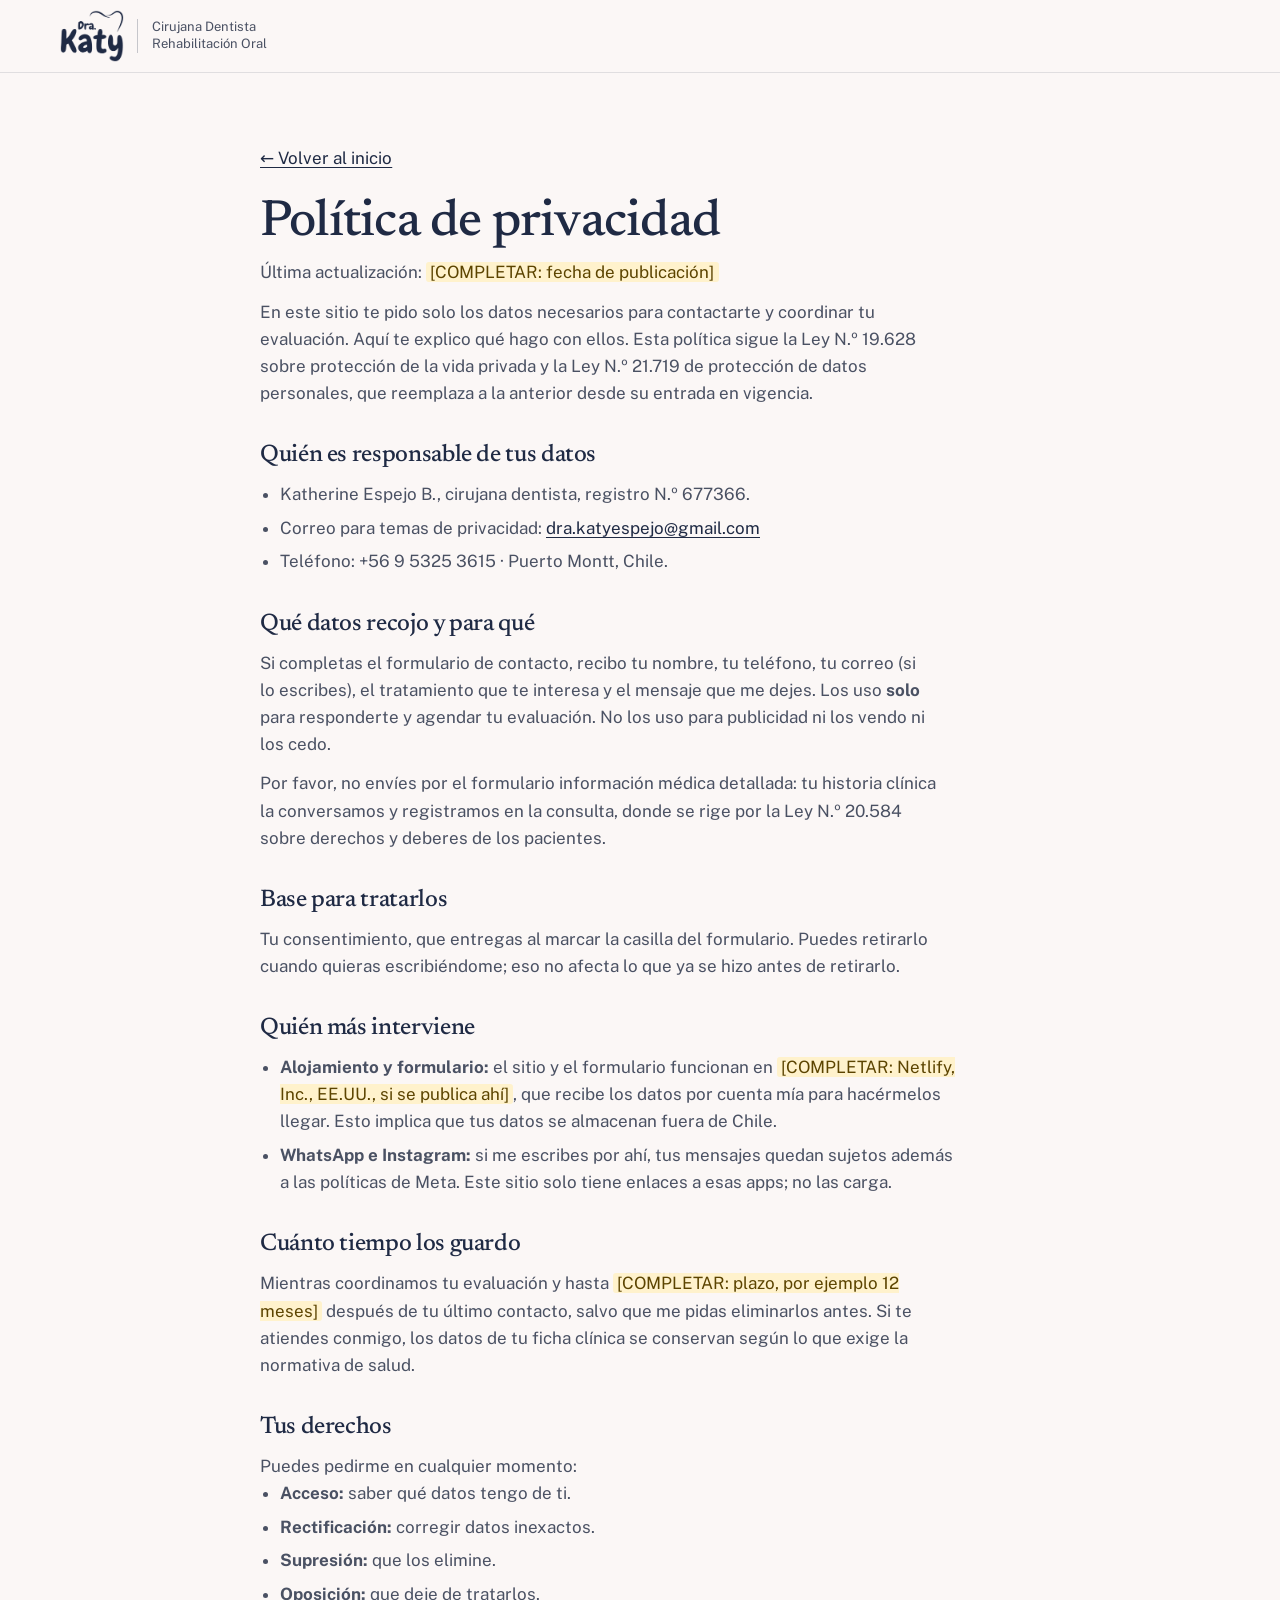
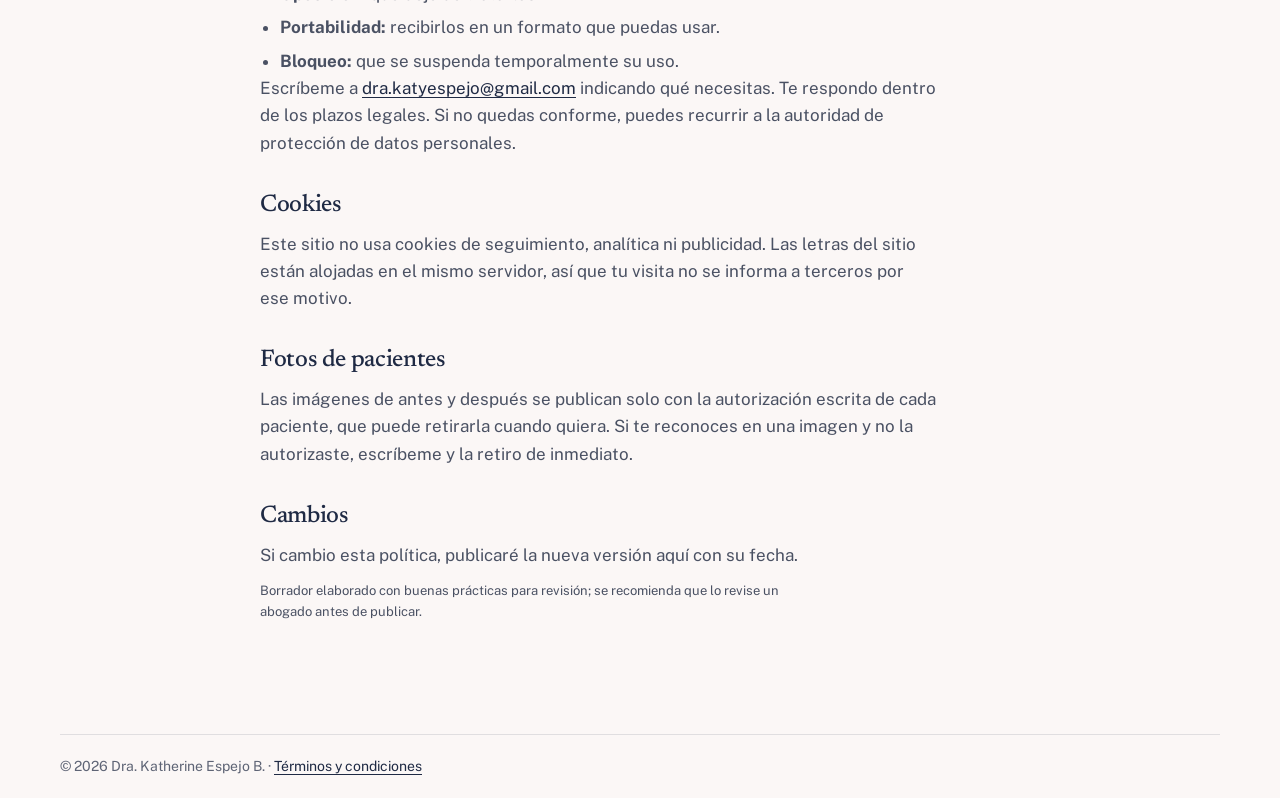
<file: privacidad.html>
<!DOCTYPE html>
<html lang="es-CL">
<head>
  <meta charset="utf-8">
  <meta name="viewport" content="width=device-width, initial-scale=1">
  <title>Política de privacidad | Dra. Katy Espejo</title>
  <meta name="description" content="Cómo trata la Dra. Katherine Espejo B. los datos personales que envías por este sitio.">
  <meta name="theme-color" content="#FBF7F6">
  <meta name="robots" content="noindex, nofollow"><!-- PROTOTIPO: quitar al publicar -->
  <link rel="icon" type="image/png" href="img/favicon.png">
  <link rel="apple-touch-icon" href="img/apple-touch-icon.png">
  <link rel="stylesheet" href="styles.css">
</head>
<body>
  <a class="skip-link" href="#main">Saltar al contenido</a>
  <header class="site-header">
    <div class="container header-inner">
      <a class="brand" href="index.html" aria-label="Dra. Katy Espejo, ir al inicio">
        <img class="brand-logo" src="img/logo-katy.png" alt="" width="640" height="521">
        <span class="brand-role">Cirujana Dentista<br>Rehabilitación Oral</span>
      </a>
    </div>
  </header>

  <main id="main" class="legal">
    <div class="container narrow">
      <a class="legal-back" href="index.html">← Volver al inicio</a>
      <h1>Política de privacidad</h1>
      <p class="muted">Última actualización: <span class="todo">[COMPLETAR: fecha de publicación]</span></p>

      <p>En este sitio te pido solo los datos necesarios para contactarte y coordinar tu evaluación. Aquí te explico qué hago con ellos. Esta política sigue la Ley N.º 19.628 sobre protección de la vida privada y la Ley N.º 21.719 de protección de datos personales, que reemplaza a la anterior desde su entrada en vigencia.</p>

      <h2>Quién es responsable de tus datos</h2>
      <ul>
        <li>Katherine Espejo B., cirujana dentista, registro N.º 677366.</li>
        <li>Correo para temas de privacidad: <a href="mailto:dra.katyespejo@gmail.com">dra.katyespejo@gmail.com</a></li>
        <li>Teléfono: +56&nbsp;9&nbsp;5325&nbsp;3615 · Puerto Montt, Chile.</li>
      </ul>

      <h2>Qué datos recojo y para qué</h2>
      <p>Si completas el formulario de contacto, recibo tu nombre, tu teléfono, tu correo (si lo escribes), el tratamiento que te interesa y el mensaje que me dejes. Los uso <strong>solo</strong> para responderte y agendar tu evaluación. No los uso para publicidad ni los vendo ni los cedo.</p>
      <p>Por favor, no envíes por el formulario información médica detallada: tu historia clínica la conversamos y registramos en la consulta, donde se rige por la Ley N.º 20.584 sobre derechos y deberes de los pacientes.</p>

      <h2>Base para tratarlos</h2>
      <p>Tu consentimiento, que entregas al marcar la casilla del formulario. Puedes retirarlo cuando quieras escribiéndome; eso no afecta lo que ya se hizo antes de retirarlo.</p>

      <h2>Quién más interviene</h2>
      <ul>
        <li><strong>Alojamiento y formulario:</strong> el sitio y el formulario funcionan en <span class="todo">[COMPLETAR: Netlify, Inc., EE.UU., si se publica ahí]</span>, que recibe los datos por cuenta mía para hacérmelos llegar. Esto implica que tus datos se almacenan fuera de Chile.</li>
        <li><strong>WhatsApp e Instagram:</strong> si me escribes por ahí, tus mensajes quedan sujetos además a las políticas de Meta. Este sitio solo tiene enlaces a esas apps; no las carga.</li>
      </ul>

      <h2>Cuánto tiempo los guardo</h2>
      <p>Mientras coordinamos tu evaluación y hasta <span class="todo">[COMPLETAR: plazo, por ejemplo 12 meses]</span> después de tu último contacto, salvo que me pidas eliminarlos antes. Si te atiendes conmigo, los datos de tu ficha clínica se conservan según lo que exige la normativa de salud.</p>

      <h2>Tus derechos</h2>
      <p>Puedes pedirme en cualquier momento:</p>
      <ul>
        <li><strong>Acceso:</strong> saber qué datos tengo de ti.</li>
        <li><strong>Rectificación:</strong> corregir datos inexactos.</li>
        <li><strong>Supresión:</strong> que los elimine.</li>
        <li><strong>Oposición:</strong> que deje de tratarlos.</li>
        <li><strong>Portabilidad:</strong> recibirlos en un formato que puedas usar.</li>
        <li><strong>Bloqueo:</strong> que se suspenda temporalmente su uso.</li>
      </ul>
      <p>Escríbeme a <a href="mailto:dra.katyespejo@gmail.com">dra.katyespejo@gmail.com</a> indicando qué necesitas. Te respondo dentro de los plazos legales. Si no quedas conforme, puedes recurrir a la autoridad de protección de datos personales.</p>

      <h2>Cookies</h2>
      <p>Este sitio no usa cookies de seguimiento, analítica ni publicidad. Las letras del sitio están alojadas en el mismo servidor, así que tu visita no se informa a terceros por ese motivo.</p>

      <h2>Fotos de pacientes</h2>
      <p>Las imágenes de antes y después se publican solo con la autorización escrita de cada paciente, que puede retirarla cuando quiera. Si te reconoces en una imagen y no la autorizaste, escríbeme y la retiro de inmediato.</p>

      <h2>Cambios</h2>
      <p>Si cambio esta política, publicaré la nueva versión aquí con su fecha.</p>

      <p class="fict">Borrador elaborado con buenas prácticas para revisión; se recomienda que lo revise un abogado antes de publicar.</p>
    </div>
  </main>

  <footer class="site-footer">
    <div class="container footer-bottom">
      <p>© 2026 Dra. Katherine Espejo B. · <a href="terminos.html">Términos y condiciones</a></p>
    </div>
  </footer>
</body>
</html>
</file>
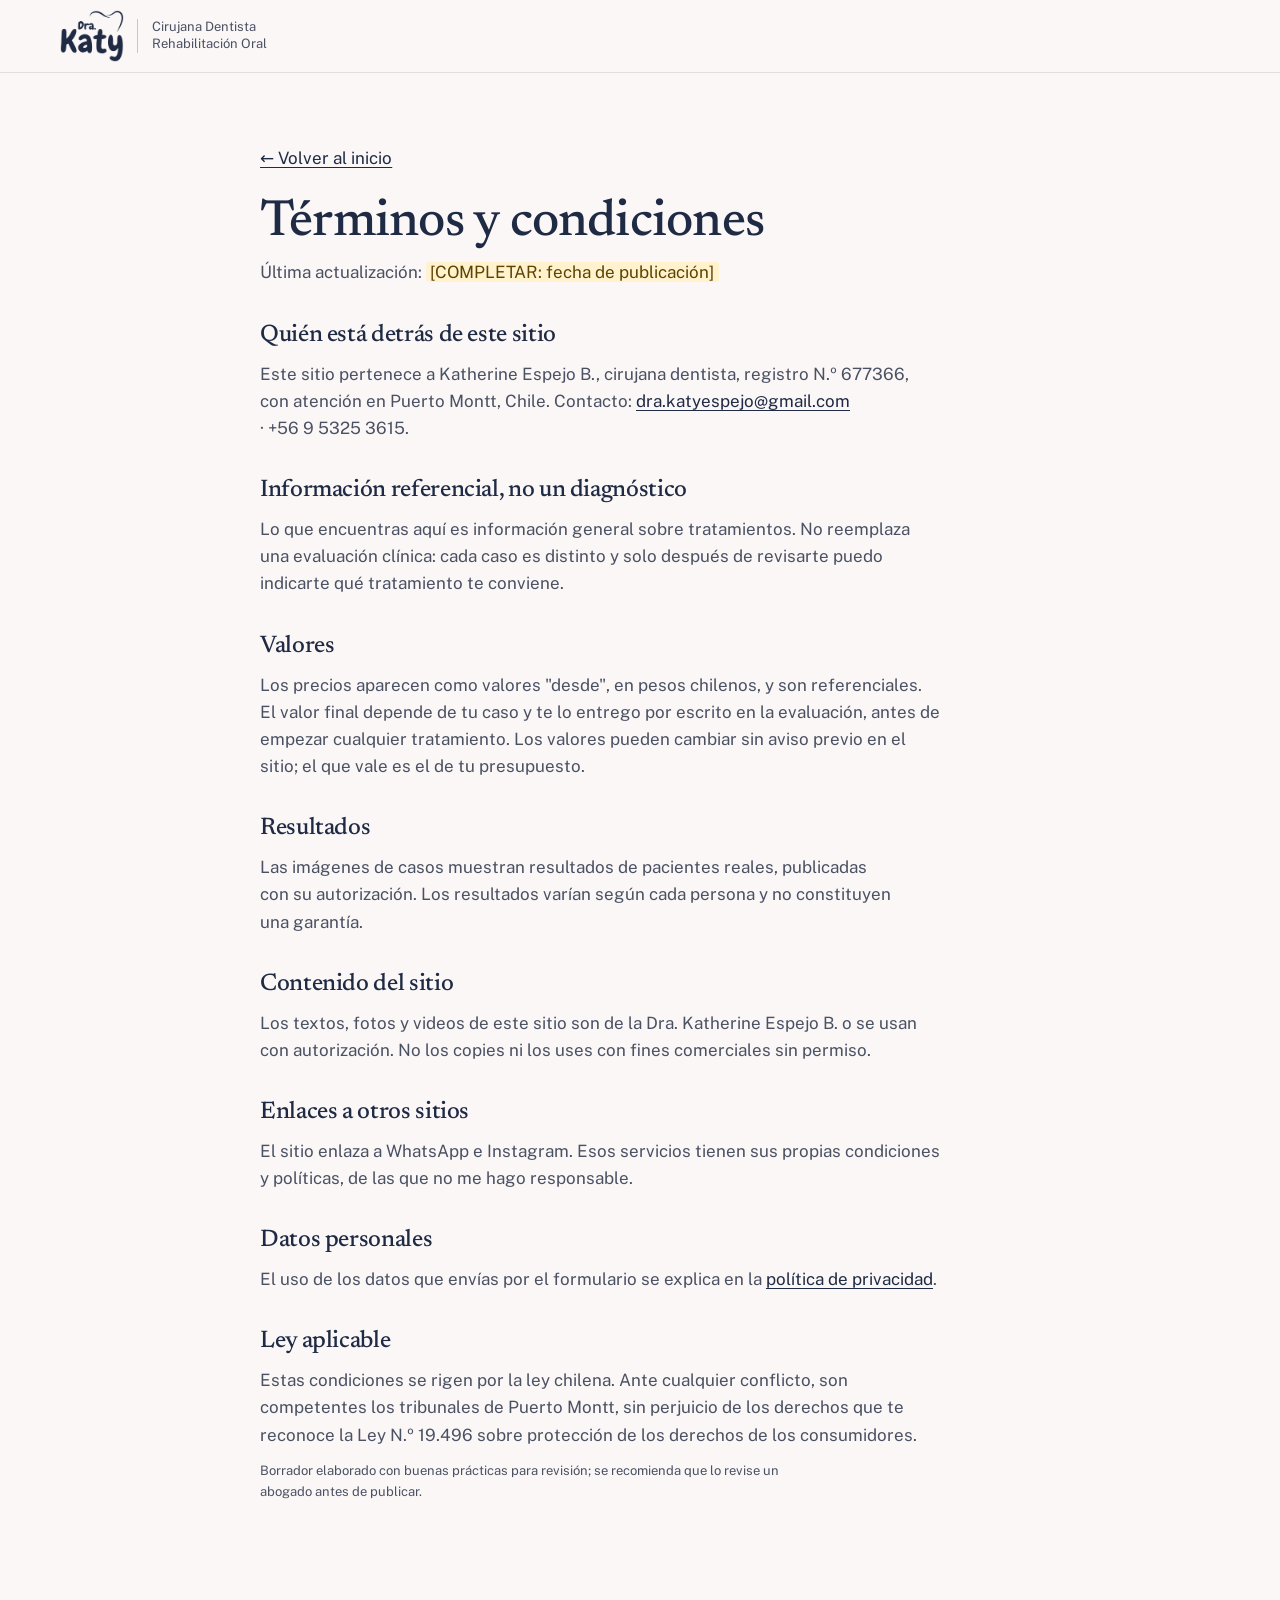
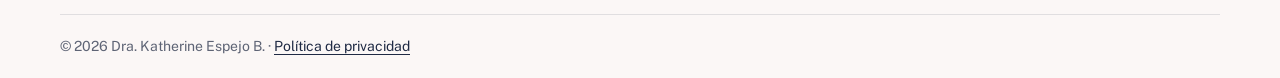
<file: terminos.html>
<!DOCTYPE html>
<html lang="es-CL">
<head>
  <meta charset="utf-8">
  <meta name="viewport" content="width=device-width, initial-scale=1">
  <title>Términos y condiciones | Dra. Katy Espejo</title>
  <meta name="description" content="Condiciones de uso del sitio de la Dra. Katherine Espejo B., cirujana dentista en Puerto Montt.">
  <meta name="theme-color" content="#FBF7F6">
  <meta name="robots" content="noindex, nofollow"><!-- PROTOTIPO: quitar al publicar -->
  <link rel="icon" type="image/png" href="img/favicon.png">
  <link rel="apple-touch-icon" href="img/apple-touch-icon.png">
  <link rel="stylesheet" href="styles.css">
</head>
<body>
  <a class="skip-link" href="#main">Saltar al contenido</a>
  <header class="site-header">
    <div class="container header-inner">
      <a class="brand" href="index.html" aria-label="Dra. Katy Espejo, ir al inicio">
        <img class="brand-logo" src="img/logo-katy.png" alt="" width="640" height="521">
        <span class="brand-role">Cirujana Dentista<br>Rehabilitación Oral</span>
      </a>
    </div>
  </header>

  <main id="main" class="legal">
    <div class="container narrow">
      <a class="legal-back" href="index.html">← Volver al inicio</a>
      <h1>Términos y condiciones</h1>
      <p class="muted">Última actualización: <span class="todo">[COMPLETAR: fecha de publicación]</span></p>

      <h2>Quién está detrás de este sitio</h2>
      <p>Este sitio pertenece a Katherine Espejo B., cirujana dentista, registro N.º 677366, con atención en Puerto Montt, Chile. Contacto: <a href="mailto:dra.katyespejo@gmail.com">dra.katyespejo@gmail.com</a> · +56&nbsp;9&nbsp;5325&nbsp;3615.</p>

      <h2>Información referencial, no un diagnóstico</h2>
      <p>Lo que encuentras aquí es información general sobre tratamientos. No reemplaza una evaluación clínica: cada caso es distinto y solo después de revisarte puedo indicarte qué tratamiento te conviene.</p>

      <h2>Valores</h2>
      <p>Los precios aparecen como valores "desde", en pesos chilenos, y son referenciales. El valor final depende de tu caso y te lo entrego por escrito en la evaluación, antes de empezar cualquier tratamiento. Los valores pueden cambiar sin aviso previo en el sitio; el que vale es el de tu presupuesto.</p>

      <h2>Resultados</h2>
      <p>Las imágenes de casos muestran resultados de pacientes reales, publicadas con su autorización. Los resultados varían según cada persona y no constituyen una garantía.</p>

      <h2>Contenido del sitio</h2>
      <p>Los textos, fotos y videos de este sitio son de la Dra. Katherine Espejo B. o se usan con autorización. No los copies ni los uses con fines comerciales sin permiso.</p>

      <h2>Enlaces a otros sitios</h2>
      <p>El sitio enlaza a WhatsApp e Instagram. Esos servicios tienen sus propias condiciones y políticas, de las que no me hago responsable.</p>

      <h2>Datos personales</h2>
      <p>El uso de los datos que envías por el formulario se explica en la <a href="privacidad.html">política de privacidad</a>.</p>

      <h2>Ley aplicable</h2>
      <p>Estas condiciones se rigen por la ley chilena. Ante cualquier conflicto, son competentes los tribunales de Puerto Montt, sin perjuicio de los derechos que te reconoce la Ley N.º 19.496 sobre protección de los derechos de los consumidores.</p>

      <p class="fict">Borrador elaborado con buenas prácticas para revisión; se recomienda que lo revise un abogado antes de publicar.</p>
    </div>
  </main>

  <footer class="site-footer">
    <div class="container footer-bottom">
      <p>© 2026 Dra. Katherine Espejo B. · <a href="privacidad.html">Política de privacidad</a></p>
    </div>
  </footer>
</body>
</html>
</file>
<file: nuevo/styles.css>
@font-face { font-family: "Newsreader"; src: url("../fonts/newsreader-latin-500-normal.woff2") format("woff2"); font-weight: 500; font-display: swap; }
@font-face { font-family: "Newsreader"; src: url("../fonts/newsreader-latin-600-normal.woff2") format("woff2"); font-weight: 600; font-display: swap; }
@font-face { font-family: "Public Sans"; src: url("../fonts/public-sans-latin-400-normal.woff2") format("woff2"); font-weight: 400; font-display: swap; }
@font-face { font-family: "Public Sans"; src: url("../fonts/public-sans-latin-500-normal.woff2") format("woff2"); font-weight: 500; font-display: swap; }
@font-face { font-family: "Public Sans"; src: url("../fonts/public-sans-latin-600-normal.woff2") format("woff2"); font-weight: 600; font-display: swap; }
@font-face { font-family: "Public Sans"; src: url("../fonts/public-sans-latin-700-normal.woff2") format("woff2"); font-weight: 700; font-display: swap; }

:root {
  --navy: #1F2A44;
  --navy-2: #2A3758;
  --rose: #B5546A;
  --rose-deep: #9E4258;
  --rose-soft: #E2A7B4;
  --blush: #F4E9EA;
  --paper: #FBF7F6;
  --ink: #1F2A44;
  --muted: #4A5269;
  --line: rgba(31, 42, 68, .14);
  --serif: "Newsreader", Georgia, serif;
  --sans: "Public Sans", system-ui, -apple-system, "Segoe UI", sans-serif;
  --r-lg: 28px;
  --r-md: 18px;
  --wrap: 1240px;
  --gut: clamp(20px, 4vw, 56px);
}

*, *::before, *::after { box-sizing: border-box; }
::selection { background: var(--rose-soft); color: var(--navy); }
html { accent-color: var(--rose); scrollbar-color: var(--rose-soft) var(--paper); }
h1, h2, h3 { text-wrap: balance; }
p { text-wrap: pretty; }
a { text-underline-offset: .2em; }
html, body { overflow-x: clip; }
html { scroll-behavior: smooth; scroll-padding-top: 88px; -webkit-text-size-adjust: 100%; }
body {
  margin: 0; background: var(--paper); color: var(--ink);
  font: 400 17px/1.6 var(--sans);
  -webkit-font-smoothing: antialiased;
}
img { display: block; max-width: 100%; height: auto; }
h1, h2, h3, h4 { margin: 0; font-family: var(--serif); font-weight: 500; line-height: 1.08; letter-spacing: -.015em; }
p { margin: 0; }
ul, ol { margin: 0; padding: 0; list-style: none; }
a { color: inherit; }
em { font-style: italic; }
.sr { position: absolute; width: 1px; height: 1px; overflow: hidden; clip: rect(0 0 0 0); white-space: nowrap; }
.skip { position: absolute; left: 12px; top: -60px; z-index: 100; background: var(--navy); color: #fff; padding: 10px 16px; border-radius: 999px; }
.skip:focus { top: 12px; }
:focus-visible { outline: 2px solid var(--rose); outline-offset: 3px; border-radius: 6px; }

.ico { width: 20px; height: 20px; flex: none; }
.hero__photo > img, .about__main, .manifesto__photo img, .case img { filter: saturate(1.05) contrast(1.04) sepia(.07) brightness(1.02); }
.flip { transform: scaleX(-1); }

/* Botones */
.btn {
  border: 0; cursor: pointer;
  display: inline-flex; align-items: center; justify-content: center; gap: 10px;
  min-height: 52px; padding: 0 26px; border-radius: 999px;
  font: 600 16px/1 var(--sans); text-decoration: none; white-space: nowrap;
  transition: background .25s, color .25s, border-color .25s, transform .25s;
}
.btn:hover { transform: translateY(-1px); }
.btn--rose { background: var(--rose); color: #fff; }
.btn--rose:hover { background: var(--rose-deep); }
.btn--line { border: 1.5px solid var(--navy); color: var(--navy); }
.btn--line:hover { background: var(--navy); color: #fff; }
.btn--full { width: 100%; }

/* Cabecera */
.top {
  position: sticky; top: 0; z-index: 50;
  background: rgba(251, 247, 246, .86);
  backdrop-filter: saturate(1.4) blur(14px); -webkit-backdrop-filter: saturate(1.4) blur(14px);
  border-bottom: 1px solid transparent; transition: border-color .3s;
}
.top.is-scrolled { border-bottom-color: var(--line); }
.top__inner { max-width: var(--wrap); margin: 0 auto; padding: 12px var(--gut); display: flex; align-items: center; justify-content: space-between; gap: 24px; }
.brand { display: flex; align-items: center; gap: 12px; text-decoration: none; min-height: 44px; }
.brand img { width: 52px; height: auto; }
.brand__text { display: flex; flex-direction: column; line-height: 1.2; }
.brand__text strong { font: 600 16px/1.2 var(--sans); }
.brand__text span { font-size: 14px; color: var(--muted); }
.nav { display: flex; align-items: center; gap: 30px; }
.nav a { font-size: 15px; font-weight: 500; text-decoration: none; position: relative; padding: 12px 0; }
.nav a:not(.nav__cta)::after { content: ""; position: absolute; left: 0; right: 0; bottom: 0; height: 1.5px; background: var(--rose); transform: scaleX(0); transform-origin: left; transition: transform .3s; }
.nav a:not(.nav__cta):hover::after { transform: scaleX(1); }
.nav__cta { background: var(--navy); color: #fff; padding: 12px 22px !important; border-radius: 999px; transition: background .25s; }
.nav__cta:hover { background: var(--rose); }
.menu { display: none; }

/* Portada */
.hero {
  --side: max(var(--gut), calc((100vw - var(--wrap)) / 2 + var(--gut)));
  display: grid; grid-template-columns: 1.08fr .92fr; align-items: stretch;
  min-height: min(calc(100svh - 77px), 900px);
}
.hero__copy { padding: clamp(40px, 6vw, 88px) clamp(32px, 5vw, 80px) clamp(40px, 5vw, 72px) var(--side); align-self: center; }
.hero__title { font-size: clamp(50px, 7.3vw, 112px); line-height: 1.0; letter-spacing: -.03em; }
.hero__title em { display: block; color: var(--rose); font-style: normal; }
.hero__lead { margin-top: 28px; max-width: 34em; font-size: clamp(17px, 1.4vw, 19px); color: var(--muted); }
.hero__actions { margin-top: 36px; display: flex; flex-wrap: wrap; gap: 14px; }
.hero__facts { margin-top: 52px; display: grid; grid-template-columns: repeat(3, auto); justify-content: start; gap: 0; border-top: 1px solid var(--line); }
.hero__facts li { padding: 20px 28px 0 0; margin-right: 28px; max-width: 13em; border-right: 1px solid var(--line); display: flex; flex-direction: column; }
.hero__facts li:last-child { border-right: 0; margin-right: 0; }
.hero__facts strong { font: 500 26px/1.1 var(--serif); white-space: nowrap; }
.hero__facts span { font-size: 15.5px; color: var(--muted); margin-top: 4px; }

.hero__photo { position: relative; margin: 0; min-height: 520px; overflow: hidden; }
.hero__photo > img {
  position: absolute; inset: 0; width: 100%; height: 100%; object-fit: cover; object-position: 50% 30%;
  border-radius: 0 0 0 clamp(80px, 12vw, 220px);
}
.hero__badge {
  position: absolute; left: clamp(20px, 3vw, 40px); top: clamp(20px, 3vw, 40px);
  display: flex; align-items: center; gap: 12px; padding: 12px 20px 12px 12px;
  background: #fff; border-radius: 999px; box-shadow: 0 18px 40px -18px rgba(31, 42, 68, .35);
  font-size: 14px; font-weight: 600;
}
.hero__badge img { width: 44px; height: 44px; object-fit: contain; background: var(--blush); border-radius: 50%; padding: 6px; }

/* Manifiesto */
.manifesto { background: var(--rose); color: #fff; padding: clamp(72px, 8.5vw, 128px) max(var(--gut), calc((100vw - var(--wrap)) / 2 + var(--gut))); }
.manifesto__top { display: grid; grid-template-columns: 1.25fr 1fr; gap: clamp(32px, 6vw, 96px); align-items: end; }
.manifesto__text { font-size: clamp(36px, 5vw, 76px); line-height: 1.06; letter-spacing: -.025em; }
.manifesto__photo { margin: 0; border-radius: var(--r-md) var(--r-md) var(--r-md) clamp(60px, 8vw, 140px); }
.manifesto__photo img { width: 100%; aspect-ratio: 4 / 5; object-fit: cover; object-position: 50% 45%; border-radius: var(--r-md) var(--r-md) var(--r-md) clamp(60px, 8vw, 140px); }
.manifesto__text span { color: #fff; background: linear-gradient(var(--rose-soft), var(--rose-soft)) 0 92% / 100% .14em no-repeat; -webkit-box-decoration-break: clone; box-decoration-break: clone; }
.promises { margin-top: clamp(56px, 7vw, 96px); display: grid; grid-template-columns: repeat(3, 1fr); gap: clamp(24px, 4vw, 56px); }
.promises li { border-top: 1.5px solid rgba(255, 255, 255, .55); padding-top: 24px; }
.promises h3 { font-size: clamp(24px, 2.2vw, 30px); }
.promises p { margin-top: 12px; color: #fff; font-size: 17px; }

/* Sobre mí */
.about {
  background: var(--navy); color: #fff;
  display: grid; grid-template-columns: 1fr 1fr;
}
.about__text { padding: clamp(64px, 8vw, 120px) var(--gut) clamp(64px, 8vw, 120px) max(var(--gut), calc((100vw - var(--wrap)) / 2 + var(--gut))); align-self: center; }
.about__text h2 { font-size: clamp(34px, 3.8vw, 54px); max-width: 13em; }
.about__text p { margin-top: 22px; color: rgba(255, 255, 255, .9); max-width: 34em; font-size: 18px; }
.about__text p:first-of-type { margin-top: 32px; }
.creds { margin: 44px 0 0; display: grid; gap: 0; max-width: 34em; }
.creds div { display: flex; justify-content: space-between; gap: 20px; padding: 16px 0; border-top: 1px solid rgba(255, 255, 255, .18); }
.creds div:last-child { border-bottom: 1px solid rgba(255, 255, 255, .18); }
.creds dt { font-weight: 600; }
.creds dd { margin: 0; color: rgba(255, 255, 255, .72); text-align: right; }
.about__photos { position: relative; background: var(--blush); min-height: 560px; }
.about__main { position: absolute; inset: 0; width: 100%; height: 100%; object-fit: cover; object-position: 50% 62%; }
.about__quote { position: absolute; left: clamp(20px, 3vw, 40px); top: clamp(20px, 3vw, 40px); margin: 0; max-width: 360px; padding: 24px 26px; border-radius: var(--r-md) var(--r-md) var(--r-md) 48px; background: var(--paper); color: var(--navy); box-shadow: 0 24px 50px -24px rgba(20, 26, 44, .5); }
.about__quote p { font: 500 clamp(24px, 2.2vw, 30px)/1.15 var(--serif); letter-spacing: -.015em; }
.about__quote cite { display: block; margin-top: 12px; font: normal 600 14px/1.3 var(--sans); color: var(--rose-deep); }

/* Tratamientos */
.treat { max-width: var(--wrap); margin: 0 auto; padding: clamp(72px, 9vw, 130px) var(--gut); }
.treat__head { display: grid; grid-template-columns: 1fr 1fr; gap: 32px; align-items: end; }
.treat__head h2 { font-size: clamp(40px, 5vw, 72px); }
.treat__head p { color: var(--muted); max-width: 30em; justify-self: end; }
.treat__grid { margin-top: clamp(40px, 5vw, 64px); display: grid; grid-template-columns: 1fr 1fr; gap: clamp(32px, 5vw, 80px); align-items: stretch; }
.treat__group { background: transparent; padding: 0; }
.treat__group h3 { font-size: clamp(28px, 2.6vw, 36px); padding-bottom: 18px; border-bottom: 2px solid var(--navy); }
.treat__group .tlist li:first-child { border-top: 0; }
.treat__group--dark { display: flex; flex-direction: column; }
.treat__cta { margin-top: auto; padding: 24px; border-radius: var(--r-md); background: var(--blush); display: grid; gap: 16px; }
.treat__cta p { font: 500 20px/1.3 var(--serif); }
.treat__cta .btn { padding: 0 22px; }
.treat__group--dark .tlist { margin-bottom: 24px; }
.btn--navy { background: var(--navy); color: #fff; justify-self: start; }
.btn--navy:hover { background: var(--rose); }
.tlist li { display: flex; justify-content: space-between; align-items: baseline; gap: 20px; padding: 20px 0; border-top: 1px solid var(--line); }
.tlist h4 { font: 600 18px/1.3 var(--sans); letter-spacing: 0; }
.tlist p { font-size: 16.5px; color: var(--muted); margin-top: 4px; }
.price { flex: none; font: 500 28px/1 var(--serif); color: var(--navy); white-space: nowrap; }
.price small { font: 500 14px/1 var(--sans); color: var(--muted); margin-right: 4px; }
.price--eval { font: 500 19px/1.2 var(--serif); color: var(--navy); }
.treat__group--light { display: flex; flex-direction: column; }
.payinfo { margin-top: auto; display: grid; gap: 10px; padding: 22px 24px; border-radius: var(--r-md); background: var(--navy); color: rgba(255, 255, 255, .84); font-size: 15.5px; }
.treat__group--light .tlist { margin-bottom: 24px; }
.payinfo strong { color: #fff; margin-right: 6px; }

/* Casos */
.cases { padding: clamp(72px, 9vw, 120px) 0 clamp(56px, 6vw, 88px); background: var(--blush); }
.cases__head { max-width: var(--wrap); margin: 0 auto; padding: 0 var(--gut); display: grid; grid-template-columns: 1fr auto; gap: 8px 24px; align-items: end; }
.cases__head h2 { font-size: clamp(36px, 4.4vw, 60px); }
.cases__head p { grid-column: 1; color: var(--muted); }
.cases__nav { grid-column: 2; grid-row: 1 / span 2; display: flex; gap: 10px; }
.round { width: 52px; height: 52px; border-radius: 50%; border: 1.5px solid var(--navy); background: transparent; color: var(--navy); display: grid; place-items: center; cursor: pointer; transition: background .25s, color .25s; }
.round:hover { background: var(--navy); color: #fff; }
.cases__track {
  margin-top: 44px; display: flex; gap: 18px; overflow-x: auto; scroll-snap-type: x mandatory; scrollbar-width: none;
  padding: 0 max(var(--gut), calc((100vw - var(--wrap)) / 2 + var(--gut))) 8px;
  scroll-padding-left: max(var(--gut), calc((100vw - var(--wrap)) / 2 + var(--gut)));
}
.cases__track::-webkit-scrollbar { display: none; }
.case { position: relative; flex: 0 0 min(860px, 74vw); border-radius: var(--r-lg); overflow: hidden; scroll-snap-align: start; background: var(--navy); display: grid; grid-template-columns: 1.15fr .85fr; }
.case img { width: 100%; height: 100%; aspect-ratio: 4 / 5; object-fit: cover; transition: transform .8s cubic-bezier(.2, .7, .2, 1); }
.case:hover img { transform: scale(1.04); }
.case__txt { display: flex; flex-direction: column; justify-content: flex-end; padding: clamp(24px, 3vw, 44px); color: #fff; background: var(--navy); }
.case__txt span { display: inline-block; font-size: 14px; font-weight: 600; color: var(--rose-soft); }
.case__txt p { margin-top: 10px; font: 500 clamp(24px, 2.6vw, 38px)/1.15 var(--serif); letter-spacing: -.015em; }

/* Cifra grande */
.bignum { max-width: var(--wrap); margin: 0 auto; padding: clamp(48px, 6vw, 96px) var(--gut) 0; overflow: visible; display: grid; grid-template-columns: auto 1fr; gap: clamp(24px, 4vw, 64px); align-items: end; }
.bignum__n { will-change: transform; font: 500 clamp(130px, 22vw, 330px)/.8 var(--serif); letter-spacing: -.05em; color: var(--rose); }
.bignum__txt { padding-bottom: clamp(6px, 1.4vw, 22px); max-width: 30em; }
.bignum__lead { font: 500 clamp(28px, 3vw, 44px)/1.1 var(--serif); letter-spacing: -.015em; }
.bignum__txt > p:not(.bignum__lead) { margin-top: 14px; color: var(--muted); }
.bignum .btn { margin-top: 26px; }

/* Primera visita */
.visit { max-width: var(--wrap); margin: 0 auto; padding: clamp(72px, 9vw, 130px) var(--gut); }
.visit h2 { font-size: clamp(36px, 4.4vw, 60px); max-width: 12em; }
.steps { margin-top: clamp(40px, 5vw, 64px); display: grid; grid-template-columns: repeat(4, 1fr); gap: 0; position: relative; }
.steps::before { content: ""; position: absolute; left: 0; right: 0; top: 7px; height: 1.5px; background: var(--line); }
.steps li { position: relative; padding: 38px 28px 0 0; }
.steps li::before { content: ""; position: absolute; top: 0; left: 0; width: 16px; height: 16px; border-radius: 50%; background: var(--paper); border: 2px solid var(--rose); }
.steps li:last-child::before { background: var(--rose); }
.steps h3 { font-size: clamp(26px, 2.4vw, 34px); }
.visit__note { margin-top: clamp(36px, 4vw, 56px); max-width: 38em; padding-top: 22px; border-top: 1px solid var(--line); color: var(--ink); font: 500 clamp(20px, 1.8vw, 24px)/1.35 var(--serif); }
.steps p { margin-top: 12px; color: var(--muted); font-size: 17px; }

/* Reels */
.reels { padding: clamp(72px, 9vw, 120px) 0; background: var(--blush); color: var(--navy); overflow: hidden; }
.reels__head { max-width: var(--wrap); margin: 0 auto; padding: 0 var(--gut); display: flex; justify-content: space-between; align-items: end; gap: 24px; flex-wrap: wrap; }
.reels__head h2 { font-size: clamp(36px, 4.4vw, 60px); max-width: 10em; }
.reels__viewport { margin-top: 48px; }
.reels__track { display: flex; gap: 18px; width: max-content; animation: drift 60s linear infinite; }
.reels__viewport:hover .reels__track, .reels__viewport:focus-within .reels__track { animation-play-state: paused; }
.reels__track li { width: clamp(230px, 22vw, 300px); }
.reels__track a { position: relative; display: flex; flex-direction: column; border-radius: var(--r-md); overflow: hidden; text-decoration: none; background: var(--navy-2); }
.reels__track img { width: 100%; aspect-ratio: 4 / 5; object-fit: cover; object-position: 50% 30%; filter: brightness(1.12) saturate(.9) contrast(1.02) sepia(.08); transition: transform .6s; }
.reels__track a:hover img { transform: scale(1.05); }
.reels__track a::before { content: ""; position: absolute; z-index: 1; left: 0; right: 0; top: 0; aspect-ratio: 4 / 5; background: linear-gradient(180deg, rgba(181, 84, 106, .08), rgba(181, 84, 106, .26)); mix-blend-mode: multiply; pointer-events: none; }
.reel__play { position: absolute; z-index: 1; top: 14px; right: 14px; width: 40px; height: 40px; border-radius: 50%; background: var(--rose); color: #fff; display: grid; place-items: center; }
.reel__play .ico { width: 16px; height: 16px; margin-left: 2px; }
.reel__t { display: block; padding: 14px 18px 16px; background: #fff; color: var(--navy); font: 500 20px/1.25 var(--serif); }
@keyframes drift { to { transform: translateX(calc(-50% - 9px)); } }

/* Preguntas */
.faq { max-width: var(--wrap); display: grid; grid-template-columns: .8fr 1.2fr; gap: clamp(32px, 6vw, 96px); align-items: start; margin: 0 auto; padding: clamp(72px, 9vw, 130px) var(--gut); }
.faq h2 { font-size: clamp(36px, 4.4vw, 60px); }
.faq__head { position: sticky; top: 110px; }
.faq__head p { margin-top: 16px; color: var(--muted); font-size: 17px; }
.faq__head .btn { margin-top: 26px; }
.faq__list { border-top: 1px solid var(--line); }
.faq details { border-bottom: 1px solid var(--line); }
.faq summary { list-style: none; cursor: pointer; display: flex; justify-content: space-between; align-items: center; gap: 20px; padding: 24px 0; font: 500 clamp(20px, 2vw, 24px)/1.3 var(--serif); }
.faq summary::-webkit-details-marker { display: none; }
.faq summary:hover, .faq details[open] summary { color: var(--rose-deep); }
.faq summary::after { content: ""; flex: none; width: 36px; height: 36px; border-radius: 50%; border: 1.5px solid var(--navy); background:
  linear-gradient(var(--navy), var(--navy)) center / 12px 1.5px no-repeat,
  linear-gradient(var(--navy), var(--navy)) center / 1.5px 12px no-repeat; transition: transform .3s, background-color .3s; }
.faq details[open] summary::after { transform: rotate(45deg); }
.faq details p { padding: 0 56px 26px 0; color: var(--muted); font-size: 17px; }

/* Foto a todo el ancho */
.band { position: relative; min-height: min(86vh, 820px); display: grid; align-items: end; overflow: hidden; margin-bottom: clamp(48px, 6vw, 80px); }
.band__img { position: absolute; inset: 0; width: 100%; height: 100%; object-fit: cover; object-position: 50% 21%; filter: saturate(1.05) contrast(1.04) sepia(.07); }
.band::after { content: ""; position: absolute; inset: 0; background: linear-gradient(to top, rgba(20, 26, 44, .94) 0, rgba(20, 26, 44, .72) 32%, rgba(20, 26, 44, .12) 70%, rgba(20, 26, 44, 0) 100%); }
.band__txt { position: relative; z-index: 1; max-width: var(--wrap); width: 100%; margin: 0 auto; padding: 0 var(--gut) clamp(48px, 7vw, 96px); }
.band__txt p { max-width: 17em; color: #fff; font: 500 clamp(34px, 4.6vw, 68px)/1.08 var(--serif); letter-spacing: -.025em; }
.band__txt span { color: var(--rose-soft); }

/* Contacto */
.contact {
  max-width: var(--wrap); margin: 0 auto clamp(48px, 6vw, 80px); padding: clamp(48px, 6vw, 88px);
  background: var(--navy); color: #fff; border-radius: clamp(24px, 3vw, 40px);
  display: grid; grid-template-columns: 1.1fr .9fr; gap: clamp(40px, 6vw, 88px); align-items: start;
}
@media (min-width: 1361px) { .contact { margin-left: auto; margin-right: auto; } }
@media (max-width: 1360px) { .contact { margin-left: var(--gut); margin-right: var(--gut); } }
.contact h2 { font-size: clamp(44px, 6vw, 84px); line-height: 1; }
.contact h2 em { color: var(--rose-soft); font-style: normal; }
.contact__intro > p { margin-top: 20px; color: rgba(255, 255, 255, .86); max-width: 26em; font-size: 18px; }
.contact__big { display: inline-flex; align-items: center; gap: 14px; margin-top: 36px; font: 500 clamp(30px, 3.4vw, 50px)/1 var(--serif); letter-spacing: -.02em; color: #fff; text-decoration: none; border-bottom: 2px solid var(--rose-soft); padding: 8px 0 10px; min-height: 48px; transition: color .25s; }
.contact__big:hover { color: var(--rose-soft); }
.contact__alt { margin-top: 28px; color: rgba(255, 255, 255, .86); font-size: 17px; max-width: 28em; }
.contact__alt a { position: relative; font-weight: 600; text-decoration: underline; text-decoration-color: var(--rose-soft); text-underline-offset: .25em; text-decoration-thickness: 1.5px; }
.contact__alt a:hover { color: var(--rose-soft); }
.contact__alt a::after { content: ""; position: absolute; inset: -13px -6px; }
.contact__big .ico { width: .8em; height: .8em; color: var(--rose-soft); }

.form { background: var(--paper); color: var(--ink); border-radius: var(--r-lg); padding: clamp(24px, 3vw, 36px); display: grid; gap: 16px; }
.form h3 { font-size: 28px; }
.form__note { font-size: 14px; color: var(--muted); margin-top: -6px; }
.form label { display: grid; gap: 8px; font-size: 15px; font-weight: 600; }
.form .opt { font-weight: 400; color: var(--muted); }
.form input, .form select, .form textarea {
  font: 400 16px/1.4 var(--sans); color: var(--ink); background: #fff;
  border: 1.5px solid rgba(181, 84, 106, .28); border-radius: 14px; padding: 13px 14px; min-height: 50px; width: 100%;
}
.form textarea { resize: vertical; }
.form input:focus, .form select:focus, .form textarea:focus { outline: none; border-color: var(--rose); box-shadow: 0 0 0 3px rgba(181, 84, 106, .18); }
.form__err { color: var(--rose-deep); font-size: 15px; font-weight: 600; }
.form__ok { color: var(--navy); font-size: 15px; font-weight: 600; }

/* Pie */
.foot { background: var(--navy); color: #fff; padding: clamp(48px, 6vw, 80px) var(--gut) 32px; overflow: hidden; }
.foot__big { max-width: var(--wrap); margin: 0 auto; font: 500 clamp(72px, 14vw, 210px)/1 var(--serif); letter-spacing: -.04em; color: var(--rose-soft); }
.foot__row { max-width: var(--wrap); margin: clamp(32px, 4vw, 56px) auto 0; display: grid; grid-template-columns: 1.3fr 1fr auto; gap: 32px; padding-top: 28px; border-top: 1px solid rgba(255, 255, 255, .18); font-size: 15px; }
.foot__row p { color: rgba(255, 255, 255, .72); margin-top: 6px; max-width: 30em; }
.foot__links { display: flex; flex-direction: column; gap: 0; }
.foot__links a { text-decoration: none; font-weight: 500; display: inline-flex; align-items: center; min-height: 44px; }
.foot__links a:hover { color: var(--rose-soft); }
.foot__legal { max-width: var(--wrap); margin: 32px auto 0; font-size: 14px; color: rgba(255, 255, 255, .6); }

/* Barra móvil */
.dock { display: none; }

/* Aparición */
.reveal { opacity: 0; transform: translateY(28px); transition: opacity .9s cubic-bezier(.2, .7, .2, 1), transform .9s cubic-bezier(.2, .7, .2, 1); }
.reveal.is-in { opacity: 1; transform: none; }
.reveal.clip { overflow: hidden; opacity: 1; transform: none; clip-path: inset(0 0 100% 0); transition: clip-path 1.3s cubic-bezier(.65, 0, .2, 1); }
.reveal.clip.is-in { clip-path: inset(0); }
.reveal.clip img { transform: scale(1.1); transition: transform 1.6s cubic-bezier(.2, .7, .2, 1); }
.reveal.clip.is-in img { transform: none; }
.case.reveal { transition-delay: calc(var(--i, 0) * 90ms); }
.steps.reveal::before { transform: scaleX(0); transform-origin: left; transition: transform 1.4s cubic-bezier(.65, 0, .2, 1) .2s; }
.steps.reveal.is-in::before { transform: none; }
/* Entrada: telón con el logo, luego portada palabra por palabra */
:root { --d: .15s; }
.intro-on { --d: .95s; }
.intro { display: none; }
.intro-on .intro {
  display: grid; place-items: center; position: fixed; inset: 0; z-index: 200;
  background: var(--blush); will-change: transform;
  animation: curtain .95s cubic-bezier(.76, 0, .24, 1) .9s forwards;
}
.intro__mark { display: grid; justify-items: center; gap: 22px; animation: markOut .4s cubic-bezier(.5, 0, .75, 0) .8s forwards; }
.intro__mark img { width: clamp(190px, 26vw, 300px); height: auto; animation: markIn .8s cubic-bezier(.2, .7, .2, 1) .1s both; }
.intro__line { display: block; height: 3px; width: 160px; background: var(--rose); border-radius: 2px; transform-origin: left; animation: grow .7s cubic-bezier(.65, 0, .35, 1) .2s both; }
@keyframes markIn { from { opacity: 0; transform: translateY(18px) scale(.94); } }
@keyframes markOut { to { opacity: 0; transform: translateY(-24px); } }
@keyframes grow { from { transform: scaleX(0); } }
@keyframes curtain {
  0% { transform: translateY(0); border-radius: 0; }
  100% { transform: translateY(-110%); border-radius: 0 0 50% 50% / 0 0 40vh 40vh; visibility: hidden; }
}

.js .hero__title .w { display: inline-block; overflow: hidden; vertical-align: top; padding: 0 .02em .1em; margin: 0 -.02em -.1em; }
.js .hero__title .w > span { display: inline-block; transform: translateY(108%); animation: wordUp 1s cubic-bezier(.2, .75, .15, 1) forwards; animation-delay: calc(var(--d) + var(--i) * 70ms); }
@keyframes wordUp { to { transform: none; } }
.js .hero__lead, .js .hero__actions, .js .hero__facts { animation: rise .9s cubic-bezier(.2, .7, .2, 1) both; }
.js .hero__lead { animation-delay: calc(var(--d) + .45s); }
.js .hero__actions { animation-delay: calc(var(--d) + .6s); }
.js .hero__facts { animation-delay: calc(var(--d) + .75s); }
.js .hero__photo > img { animation: photoIn 1.1s cubic-bezier(.65, 0, .2, 1) both; animation-delay: calc(var(--d) - .3s); }
.js .hero__badge { animation: badgeIn .7s cubic-bezier(.2, .75, .15, 1) both; animation-delay: calc(var(--d) + 1s); }
.js .top { animation: fadeIn .8s cubic-bezier(.2, .7, .2, 1) both; animation-delay: calc(var(--d) + .2s); }
@keyframes photoIn { from { clip-path: inset(100% 0 0 0); transform: scale(1.12); } to { clip-path: inset(0); transform: none; } }
@keyframes badgeIn { from { opacity: 0; transform: scale(.7); } }
@keyframes rise { from { opacity: 0; transform: translateY(24px); } }
@keyframes fadeIn { from { opacity: 0; } }
.js .hero__title { visibility: hidden; animation: showTitle 0s linear 1.6s forwards; }
@keyframes showTitle { to { visibility: visible; } }
.js .hero__title.is-split { visibility: visible; }

/* Tablet */
@media (max-width: 1000px) {
  .hero { grid-template-columns: 1fr 1fr; }
  .hero__facts { grid-template-columns: 1fr; }
  .hero__facts li { border-right: 0; margin-right: 0; padding: 14px 0; border-bottom: 1px solid var(--line); flex-direction: row; align-items: baseline; gap: 10px; }
  .hero__facts li:last-child { border-bottom: 0; }
  .hero__facts strong { font-size: 22px; }
  .about { grid-template-columns: 1fr; }
  .manifesto__top { grid-template-columns: 1fr .6fr; }
  .about__text { padding: clamp(56px, 8vw, 96px) var(--gut); }
  .about__photos { order: -1; min-height: 0; aspect-ratio: 4 / 3.4; }
  .treat__grid, .contact { grid-template-columns: 1fr; }
  .steps { grid-template-columns: 1fr 1fr; row-gap: 40px; }
  .steps::before { display: none; }
}

/* Celular */
/* Menú compacto en pantallas medianas y celular */
@media (max-width: 1080px) {
  .menu { display: grid; place-items: center; gap: 6px; width: 48px; height: 48px; border-radius: 50%; border: 1.5px solid var(--line); background: transparent; cursor: pointer; align-content: center; }
  .menu span:not(.sr) { display: block; width: 18px; height: 1.8px; background: var(--navy); transition: transform .3s; }
  .menu[aria-expanded="true"] span:nth-child(1) { transform: translateY(4px) rotate(45deg); }
  .menu[aria-expanded="true"] span:nth-child(2) { transform: translateY(-4px) rotate(-45deg); }
  .nav {
    position: absolute; top: 100%; left: 0; right: 0; flex-direction: column; align-items: stretch; gap: 0;
    background: var(--paper); padding: 8px var(--gut) 24px; border-bottom: 1px solid var(--line);
    transform: translateY(-8px); opacity: 0; visibility: hidden; transition: opacity .25s, transform .25s, visibility .25s;
  }
  .nav.is-open { opacity: 1; transform: none; visibility: visible; }
  .nav a { padding: 16px 0; font-size: 19px; font-family: var(--serif); border-bottom: 1px solid var(--line); }
  .nav a::after { display: none; }
  .nav__cta { margin-top: 16px; text-align: center; font-family: var(--sans) !important; font-size: 16px !important; border-bottom: 0 !important; }
  .hero__facts li { max-width: none; }
}

@media (max-width: 760px) {
  body { font-size: 16px; padding-bottom: 76px; }
  .top__inner { padding-top: 10px; padding-bottom: 10px; }
  .brand img { width: 44px; }

  .hero { grid-template-columns: 1fr; min-height: 0; padding: 20px 0 36px; }
  .hero__copy { display: contents; }
  .hero__copy > * { padding-left: var(--gut); padding-right: var(--gut); }
  .hero__title { order: 1; }
  .hero__photo { order: 2; min-height: 0; aspect-ratio: 4 / 3.5; margin: 22px 0 0 var(--gut); }
  .hero__lead { order: 3; }
  .hero__actions { order: 4; }
  .hero__facts { order: 5; margin-left: var(--gut); margin-right: var(--gut); padding-left: 0 !important; padding-right: 0 !important; }
  .manifesto__top { grid-template-columns: 1fr; }
  .manifesto__photo { max-width: 78%; justify-self: end; }
  .about__quote { left: 14px; right: auto; top: 14px; max-width: 62% !important; max-width: none; padding: 18px 20px; }
  .about__quote p { font-size: 22px; }
  .about__photos { aspect-ratio: 4 / 4.4 !important; }
  .hero__photo > img { border-radius: 0 0 0 96px; object-position: 50% 25%; }
  .hero__badge { left: 14px; top: 14px; font-size: 14px; padding: 8px 14px 8px 8px; }
  .hero__badge img { width: 36px; height: 36px; }
  .hero__title { font-size: clamp(44px, 12.4vw, 58px); }
  .hero__lead { margin-top: 20px; }
  .hero__actions { margin-top: 28px; }
  .hero__actions .btn { width: 100%; }
  .hero__facts { margin-top: 32px; }

  .promises { grid-template-columns: 1fr; gap: 28px; }
  .treat__head { grid-template-columns: 1fr; }
  .treat__head p { justify-self: start; }
  .tlist li { flex-direction: column; gap: 8px; }
  .treat__group { min-width: 0; }
  .tlist li > div { min-width: 0; flex: 1; }
  .treat__cta .btn { width: 100%; font-size: 15px; padding: 0 16px; }
  .price { font-size: 22px; }
  .reels__track li { width: 62vw; }
  .hero__facts { grid-template-columns: 1fr; }
  .hero__facts li { flex-direction: row !important; align-items: baseline !important; gap: 8px !important; border-right: 0 !important; margin-right: 0 !important; padding: 10px 0 !important; border-bottom: 1px solid var(--line) !important; }
  .hero__facts li:last-child { border-bottom: 0 !important; }
  .hero__facts strong { font-size: 17px !important; }
  .hero__facts span { font-size: 14.5px !important; }
  .hero__facts li { max-width: none; }
  .hero__facts li { flex-direction: column; align-items: flex-start; gap: 2px; padding: 16px 10px 0 0; margin-right: 10px; border-bottom: 0; border-right: 1px solid var(--line); }
  .hero__facts li:last-child { border-right: 0; margin-right: 0; }
  .hero__facts strong { font-size: 19px; white-space: normal; }
  .cases__head::after { content: "Desliza para ver más casos"; font-size: 14px; font-weight: 600; color: var(--rose-deep); }

  .cases__nav { display: none; }
  .cases__head { grid-template-columns: 1fr; }
  .steps { grid-template-columns: 1fr; row-gap: 0; }
  .steps::before { display: block; left: 7px; right: auto; top: 0; bottom: 0; width: 1.5px; height: auto; }
  .steps li { padding: 0 0 32px 40px; }
  .faq { grid-template-columns: 1fr; }
  .faq__head { position: static; }
  .band { min-height: 72vh; }
  .faq details p { padding-right: 0; }
  .case { flex-basis: 84vw; grid-template-columns: 1fr; }
  .case img { height: auto; }
  .bignum { grid-template-columns: 1fr; gap: 8px; }
  .contact > * { min-width: 0; }
  .contact { margin-left: 12px; margin-right: 12px; padding: 36px 22px 22px; }
  .foot__row { grid-template-columns: 1fr; gap: 24px; }

  .dock {
    display: grid; grid-template-columns: 1.4fr 1fr; gap: 8px;
    position: fixed; left: 10px; right: 10px; bottom: 10px; z-index: 60;
    padding: 8px; border-radius: 999px; background: rgba(31, 42, 68, .94);
    backdrop-filter: blur(12px); -webkit-backdrop-filter: blur(12px);
    box-shadow: 0 14px 34px -12px rgba(31, 42, 68, .55);
  }
  .dock a { display: flex; align-items: center; justify-content: center; gap: 8px; min-height: 48px; border-radius: 999px; font-weight: 600; text-decoration: none; color: #fff; }
  .dock__wa { background: var(--rose); }
}

@media (prefers-reduced-motion: reduce) {
  html { scroll-behavior: auto; }
  *, *::before, *::after { animation: none !important; transition: none !important; }
  .reveal { opacity: 1; transform: none; }
  .js .hero__title .w > span { transform: none; }
  .intro { display: none !important; }
  .reels__viewport { overflow-x: auto; }
}
</file>
<file: styles.css>
/* =========================================================
   Dra. Katy Espejo · sitio de presentación
   Paleta: azul marino (su uniforme) + rosa empolvado (los toques de sus
   historias) sobre un blanco con un leve tono rosado.
   Tipografía: Newsreader (títulos) + Public Sans (texto), alojadas en /fonts.
   ========================================================= */

@font-face { font-family: "Newsreader"; font-weight: 500; font-style: normal; font-display: swap; src: url("fonts/newsreader-latin-500-normal.woff2") format("woff2"); }
@font-face { font-family: "Newsreader"; font-weight: 600; font-style: normal; font-display: swap; src: url("fonts/newsreader-latin-600-normal.woff2") format("woff2"); }
@font-face { font-family: "Public Sans"; font-weight: 400; font-style: normal; font-display: swap; src: url("fonts/public-sans-latin-400-normal.woff2") format("woff2"); }
@font-face { font-family: "Public Sans"; font-weight: 500; font-style: normal; font-display: swap; src: url("fonts/public-sans-latin-500-normal.woff2") format("woff2"); }
@font-face { font-family: "Public Sans"; font-weight: 600; font-style: normal; font-display: swap; src: url("fonts/public-sans-latin-600-normal.woff2") format("woff2"); }
@font-face { font-family: "Public Sans"; font-weight: 700; font-style: normal; font-display: swap; src: url("fonts/public-sans-latin-700-normal.woff2") format("woff2"); }

:root {
  --bg: #FBF7F6;          /* blanco cálido rosado, no crema: los dientes se ven blancos */
  --bg-rgb: 251, 247, 246;
  --surface: #FFFFFF;
  --alt: #F4E9EA;         /* secciones alternas: rosa muy suave */
  --ink: #1F2A44;         /* azul marino: títulos, 13,4:1 sobre --bg */
  --text: #252C3D;
  --text-2: #4A5163;      /* secundario: 7,5:1 */
  --muted: #5E6475;       /* notas: 5,6:1 sobre --bg, 5,1:1 sobre --alt */

  --navy: #1F2A44;        /* autoridad: enlaces, bordes, envío del formulario */
  --navy-rgb: 31, 42, 68;
  --navy-deep: #182136;   /* fondo de contacto */
  --navy-tint: #E3E6EE;
  --rose: #B5546A;        /* rosa empolvado: solo WhatsApp, la acción principal. 4,7:1 con blanco */
  --rose-hover: #9A4459;
  --rose-soft: #E2A7B4;   /* detalles sobre azul marino: 7,9:1 */

  --line: rgba(var(--navy-rgb), .12);
  --line-strong: rgba(var(--navy-rgb), .24);
  --shadow: 0 18px 36px -22px rgba(0, 0, 0, .22);   /* sombra neutra de elevación */

  --radius: 6px;
  --radius-lg: 10px;
  --header-h: 72px;

  --serif: "Newsreader", Georgia, "Times New Roman", serif;
  --sans: "Public Sans", "Segoe UI", system-ui, sans-serif;
  --ease: cubic-bezier(.16, 1, .3, 1);
  color-scheme: light;
}

/* ---------- Base ---------- */
*, *::before, *::after { box-sizing: border-box; }
html { -webkit-text-size-adjust: 100%; scrollbar-color: #C9A3AD var(--bg); }
body {
  margin: 0; font-family: var(--sans); font-size: 1.0625rem; line-height: 1.6;
  color: var(--text); background: var(--bg); caret-color: var(--rose);
  -webkit-font-smoothing: antialiased; overflow-x: hidden;
}
::selection { background: var(--rose); color: #fff; }
img, svg { display: block; max-width: 100%; }
h1, h2, h3, h4 { margin: 0; color: var(--ink); text-wrap: balance; }
h1, h2 { font-family: var(--serif); font-weight: 500; letter-spacing: -.015em; line-height: 1.08; }
h3, h4 { font-family: var(--sans); font-weight: 600; line-height: 1.3; }
p, li { text-wrap: pretty; }
p { margin: 0; }
ul, ol, dl, dd { margin: 0; padding: 0; }
ul, ol { list-style: none; }
a { color: var(--navy); text-underline-offset: 3px; text-decoration-thickness: 1px; }
a, button { touch-action: manipulation; -webkit-tap-highlight-color: rgba(var(--navy-rgb), .08); }
button { font: inherit; color: inherit; cursor: pointer; }
:focus-visible { outline: 2px solid var(--navy); outline-offset: 3px; border-radius: 3px; }
section[id] { scroll-margin-top: var(--header-h); }
section[tabindex="-1"]:focus { outline: none; } /* el foco llega a la sección al navegar, sin marco visible */

.container { width: min(1160px, 100% - 2.5rem); margin-inline: auto; }
.narrow { width: min(760px, 100% - 2.5rem); }
.sr-only { position: absolute; width: 1px; height: 1px; padding: 0; margin: -1px; overflow: hidden; clip: rect(0 0 0 0); white-space: nowrap; border: 0; }
.muted { color: var(--muted); }
.fict { margin-top: 1rem; font-size: .8125rem; color: var(--muted); }
.skip-link { position: absolute; left: 1rem; top: -100px; z-index: 300; background: var(--navy); color: #fff; padding: .6rem 1rem; border-radius: var(--radius); font-weight: 600; text-decoration: none; }
.skip-link:focus { top: 1rem; }

/* ---------- Botones ---------- */
.btn {
  display: inline-flex; align-items: center; justify-content: center; gap: .5rem;
  min-height: 46px; padding: .7rem 1.35rem; border-radius: var(--radius);
  border: 1px solid transparent; font-weight: 600; font-size: 1rem; line-height: 1.2;
  text-decoration: none; text-align: center;
  transition: background-color .2s, border-color .2s, color .2s;
}
.btn-sm { min-height: 42px; padding: .5rem 1rem; font-size: .9375rem; }
.btn-lg { min-height: 54px; padding: .85rem 1.6rem; }
.btn-block { width: 100%; }
.btn-primary { background: var(--rose); color: #fff; }           /* WhatsApp */
.btn-primary:hover { background: var(--rose-hover); }
.btn-navy { background: var(--navy); color: #fff; }              /* envío del formulario */
.btn-navy:hover { background: #2B395C; }
.btn-secondary { background: transparent; color: var(--navy); border-color: var(--navy); }
.btn-secondary:hover { background: var(--navy); color: #fff; }
.icon-btn { display: inline-grid; place-items: center; width: 46px; height: 46px; border: 0; border-radius: var(--radius); background: transparent; color: var(--ink); }
.icon-btn:hover { background: var(--alt); }
.icon-btn svg { width: 24px; height: 24px; fill: none; stroke: currentColor; stroke-width: 1.8; stroke-linecap: round; }

/* ---------- Intro (clara, con la paleta) ---------- */
.intro {
  position: fixed; inset: 0; z-index: 200; display: grid; place-items: center;
  background: var(--bg); color: var(--ink);
  transition: opacity .6s var(--ease), visibility .6s;
}
html.sin-intro .intro { display: none; }
html.intro-activa { overflow: hidden; }
.intro.salir { opacity: 0; visibility: hidden; }
.intro-inner { text-align: center; padding: 1rem; }
.intro-logo {
  width: min(240px, 58vw); height: auto; margin: 0 auto;
  opacity: 0; transform: translateY(10px); animation: rise .9s .1s var(--ease) forwards;
}
.intro-rule {
  display: block; width: 72px; height: 2px; margin: 1.1rem auto; background: var(--rose); border-radius: 2px;
  transform: scaleX(0); animation: grow .8s .5s var(--ease) forwards;
}
.intro-role { font-size: 1rem; color: var(--text-2); opacity: 0; animation: fadeIn .8s .75s var(--ease) forwards; }
.intro-skip {
  position: absolute; right: 1.25rem; bottom: 1.25rem; min-height: 44px; padding: .5rem 1.1rem;
  background: transparent; color: var(--text-2); border: 1px solid var(--line-strong); border-radius: var(--radius); font-size: .875rem;
}
.intro-skip:hover { color: var(--ink); border-color: var(--navy); }
@keyframes rise { to { opacity: 1; transform: none; } }
@keyframes grow { to { transform: scaleX(1); } }
@keyframes fadeIn { to { opacity: 1; } }

/* ---------- Cabecera ---------- */
.site-header { position: sticky; top: 0; z-index: 50; background: rgba(var(--bg-rgb), .96); border-bottom: 1px solid var(--line); }
.header-inner { height: var(--header-h); display: flex; align-items: center; justify-content: space-between; gap: 1.25rem; }
.brand { display: flex; align-items: center; gap: .85rem; text-decoration: none; min-width: 0; }
.brand-logo { height: 52px; width: auto; flex: none; }
.brand-role { padding-left: .85rem; border-left: 1px solid var(--line-strong); font-size: .8125rem; line-height: 1.3; color: var(--text-2); white-space: nowrap; }
@media (max-width: 400px) { .brand-role { display: none; } }
.main-nav ul { display: flex; gap: .25rem; }
.main-nav a { display: block; padding: .55rem .8rem; border-radius: var(--radius); font-size: .9688rem; font-weight: 500; color: var(--text-2); text-decoration: none; }
.main-nav a:hover { color: var(--ink); background: var(--alt); }
.main-nav a[aria-current="true"] { color: var(--ink); text-decoration: underline; text-decoration-color: var(--rose); text-decoration-thickness: 2px; text-underline-offset: 8px; }
.header-actions { display: flex; align-items: center; gap: .75rem; }
.header-phone { display: inline-flex; align-items: center; gap: .55rem; color: var(--ink); text-decoration: none; font-weight: 600; font-size: .9375rem; font-variant-numeric: tabular-nums; }
.header-phone span:not(.sr-only) { display: grid; line-height: 1.2; }
.header-phone small { font-size: .75rem; font-weight: 600; color: var(--rose-hover); }
.header-phone svg { width: 20px; height: 20px; fill: none; stroke: var(--navy); stroke-width: 1.8; stroke-linejoin: round; }
.header-phone:hover { color: var(--rose-hover); }
.menu-toggle { display: none; }
.mobile-menu { border-top: 1px solid var(--line); background: var(--bg); }
.mobile-menu ul { padding-block: .5rem 1rem; }
.mobile-menu a { display: block; padding: .85rem .25rem; font-size: 1.0625rem; font-weight: 500; color: var(--text); text-decoration: none; border-bottom: 1px solid var(--line); }
.mobile-menu a[aria-current="true"] { color: var(--rose-hover); font-weight: 600; }

@media (max-width: 1020px) {
  .header-phone span:not(.sr-only) { display: none; }
  .header-phone { width: 46px; height: 46px; justify-content: center; border-radius: var(--radius); }
  .header-phone:hover { background: var(--alt); }
}
@media (max-width: 860px) {
  .main-nav, .hide-mobile { display: none; }
  .menu-toggle { display: inline-grid; }
  .header-actions { gap: .25rem; }
}
@media (min-width: 861px) { .mobile-menu { display: none !important; } }

/* ---------- Secciones ---------- */
.section { padding-block: clamp(4rem, 8vw, 6.5rem); }
.section-alt { background: var(--alt); }
h2 { font-size: clamp(2rem, 4.2vw, 2.9rem); }
.section-head { max-width: 42rem; margin-bottom: clamp(2rem, 4vw, 3rem); }
.section-head p { margin-top: .9rem; color: var(--text-2); }
.h2-left { margin-bottom: 2rem; }

/* ---------- Inicio ---------- */
.hero { padding-block: clamp(2rem, 6vw, 5rem) clamp(3.5rem, 7vw, 6rem); }
.hero-grid { display: grid; gap: 2.5rem; align-items: center; }
@media (min-width: 940px) { .hero-grid { grid-template-columns: 1.15fr .85fr; gap: 4.5rem; } }
.hero-avatar { display: flex; align-items: center; gap: .8rem; margin-bottom: 1.25rem; font-size: .9375rem; color: var(--text-2); line-height: 1.35; }
.hero-avatar strong { color: var(--ink); font-weight: 600; }
.avatar {
  flex: none; width: 56px; height: 56px; border-radius: 50%; object-fit: cover; object-position: 50% 30%;
  border: 3px solid var(--bg); outline: 2px solid var(--rose-soft); outline-offset: 0;
}
@media (min-width: 940px) { .hero-avatar { display: none; } }
@media (max-width: 939px) { .hero { padding-top: 1rem; } }   /* en el celular el círculo con su foto queda más arriba, cerca del logo */
h1 { font-size: clamp(2.6rem, 6.2vw, 4.4rem); max-width: 17ch; }
.lead { margin-top: 1.5rem; font-size: clamp(1.1rem, 1.6vw, 1.25rem); color: var(--text-2); max-width: 36em; }
.hero-ctas { display: flex; flex-wrap: wrap; gap: .75rem; margin-top: 2rem; }
@media (max-width: 520px) { .hero-ctas .btn { width: 100%; } }
.credentials { display: grid; gap: .6rem; margin-top: 1.75rem; padding-block: 1.25rem; border-block: 1px solid var(--line); max-width: 36em; }
.credentials div { display: grid; grid-template-columns: 6.5rem 1fr; gap: 1rem; font-size: .9688rem; }
.credentials dt { color: var(--muted); }
.credentials dd { color: var(--ink); font-weight: 500; }
.hero-note { margin-top: 1.75rem; font-family: var(--serif); font-size: 1.2rem; color: var(--rose-hover); }
.hero-note a { color: var(--navy); font-family: var(--sans); font-size: 1rem; font-weight: 600; }
.hero-photo { margin: 0; }
@media (max-width: 939px) { .hero-photo { display: none; } } /* en móvil la cara va arriba, en el avatar */

.photo-ph {
  display: grid; place-items: center; text-align: center; padding: 1.5rem;
  border-radius: var(--radius-lg); color: #E3E6EE; font-weight: 500; line-height: 1.4;
  background: linear-gradient(160deg, #2E3B5C 0%, #1C2540 100%);
}
.photo-ph small { display: block; margin-top: .35rem; font-size: .8125rem; font-weight: 400; color: #B6BDD0; }
.photo { width: 100%; height: auto; border-radius: var(--radius-lg); object-fit: cover; background: var(--alt); }
.photo-portrait { aspect-ratio: 4 / 5; object-position: 50% 35%; box-shadow: var(--shadow); }
.photo-room { aspect-ratio: 4 / 5; object-position: 50% 30%; max-height: 640px; }

/* ---------- Sobre mí ---------- */
.about { background: var(--surface); border-block: 1px solid var(--line); }
.about-grid { display: grid; gap: 2.5rem; align-items: center; }
@media (min-width: 900px) { .about-grid { grid-template-columns: .9fr 1.1fr; gap: 4.5rem; } }
.about-copy h2 { max-width: 16ch; }
.about-copy > p { margin-top: 1.2rem; color: var(--text-2); max-width: 36em; }
.promises { display: grid; gap: .9rem; margin-top: 1.75rem; }
.promises li { position: relative; padding-left: 1.75rem; color: var(--text-2); }
.promises li::before { content: ""; position: absolute; left: 0; top: .45em; width: 14px; height: 8px; border: solid var(--rose); border-width: 0 0 2px 2px; transform: rotate(-45deg); }
.promises strong { color: var(--ink); font-weight: 600; }

/* ---------- Tratamientos ---------- */
.services { display: grid; gap: 3rem; }
@media (min-width: 900px) { .services { grid-template-columns: 1fr 1fr; gap: 4rem; } }
.service-group h3 { font-family: var(--serif); font-size: 1.5rem; font-weight: 500; padding-bottom: .9rem; border-bottom: 2px solid var(--ink); }
.service-list li { display: flex; justify-content: space-between; align-items: baseline; gap: 1.5rem; padding-block: 1.1rem; border-bottom: 1px solid var(--line-strong); }
.service-list h4 { font-size: 1.0625rem; }
.service-list p { margin-top: .2rem; font-size: .9688rem; color: var(--text-2); }
.price { flex: none; display: grid; justify-items: end; font-weight: 600; color: var(--ink); font-variant-numeric: tabular-nums; white-space: nowrap; }
.price small { font-size: .75rem; font-weight: 500; color: var(--muted); }
.price-eval { font-weight: 600; font-size: .9375rem; color: var(--rose-hover); }

/* ---------- Primera visita ---------- */
.visit h2 { margin-bottom: 2.5rem; }
.steps { display: grid; gap: 2rem; counter-reset: paso; }
@media (min-width: 720px) { .steps { grid-template-columns: repeat(2, 1fr); } }
@media (min-width: 1040px) { .steps { grid-template-columns: repeat(4, 1fr); gap: 2.25rem; } }
.steps li { counter-increment: paso; padding-top: 1.1rem; border-top: 2px solid var(--rose); }
.steps li::before { content: "Paso " counter(paso); display: block; margin-bottom: .5rem; font-size: .875rem; font-weight: 600; color: var(--rose-hover); }
.steps h3 { font-family: var(--serif); font-size: 1.45rem; font-weight: 500; }
.steps p { margin-top: .5rem; color: var(--text-2); }

/* ---------- Casos: tipos arriba + carrusel con vecinos visibles ---------- */
.case-types { display: flex; flex-wrap: wrap; gap: .5rem; margin-bottom: 1.5rem; }
.case-type {
  min-height: 44px; padding: .5rem 1.05rem; border-radius: 999px;
  border: 1px solid var(--line-strong); background: var(--surface); color: var(--text-2); font-weight: 600; font-size: .9375rem;
  transition: background-color .2s, color .2s, border-color .2s;
}
.case-type:hover { border-color: var(--navy); color: var(--ink); }
.case-type[aria-current="true"] { background: var(--navy); border-color: var(--navy); color: #fff; }
.case-pause {
  margin-left: auto; flex: none; display: grid; place-items: center; width: 44px; height: 44px; border-radius: 50%;
  border: 1px solid var(--line-strong); background: transparent; color: var(--text-2);
  transition: background-color .2s, color .2s, border-color .2s;
}
.case-pause:hover { border-color: var(--navy); color: var(--ink); background: var(--surface); }
.case-pause svg { width: 18px; height: 18px; fill: none; stroke: currentColor; stroke-width: 2; stroke-linecap: round; stroke-linejoin: round; }
.case-pause .i-play { display: none; }
.case-pause[aria-pressed="true"] .i-play { display: block; fill: currentColor; }
.case-pause[aria-pressed="true"] .i-pause { display: none; }

/* Flechas a los lados del caso, sobre las tarjetas que se asoman */
.carousel-stage { position: relative; }
.case-arrow {
  position: absolute; top: 50%; z-index: 5; transform: translateY(-50%);
  display: grid; place-items: center; width: 48px; height: 48px; border-radius: 50%;
  border: 1px solid var(--line-strong); background: var(--surface); color: var(--navy);
  box-shadow: 0 6px 18px -8px rgba(0, 0, 0, .3);
  transition: background-color .2s, color .2s, border-color .2s;
}
.case-arrow:hover { background: var(--navy); border-color: var(--navy); color: #fff; }
.case-arrow svg { width: 22px; height: 22px; fill: none; stroke: currentColor; stroke-width: 2; stroke-linecap: round; stroke-linejoin: round; }
.case-arrow-prev { left: -.5rem; }
.case-arrow-next { right: -.5rem; }
@media (max-width: 899px) {
  .case-arrow { top: min(30vw, 190px); width: 44px; height: 44px; }  /* a la altura de la foto en el celular */
  .case-arrow-prev { left: -.25rem; }
  .case-arrow-next { right: -.25rem; }
}
.carousel-viewport { overflow: hidden; margin-inline: calc(50% - 50vw); padding-inline: calc(50vw - 50%); }
.carousel-track { display: flex; gap: 1.5rem; touch-action: pan-y; transition: transform .6s var(--ease); will-change: transform; }
.carousel-track.dragging { transition: none; }
.case {
  flex: 0 0 min(86%, 960px); display: grid; gap: 1.25rem; align-content: start;
  background: var(--surface); border: 1px solid var(--line); border-radius: var(--radius-lg); padding: 1rem;
  opacity: .45; transform: scale(.95); transition: opacity .5s var(--ease), transform .5s var(--ease); cursor: pointer;
}
.case.is-active { opacity: 1; transform: none; cursor: auto; box-shadow: var(--shadow); }
@media (min-width: 900px) { .case { grid-template-columns: 1.4fr 1fr; align-items: center; gap: 2.5rem; padding: 1.25rem; } }
.case-info { padding: .25rem .5rem .5rem; }
.case-info h3 { font-family: var(--serif); font-size: 1.75rem; font-weight: 500; margin-bottom: .6rem; }
.case-info p { color: var(--text-2); }
.case-info .btn { margin-top: 1.4rem; }

.case-kind { font-size: .875rem; font-weight: 600; color: var(--rose-hover); margin-bottom: .35rem; }

/* Foto del caso: marco oscuro clínico, la imagen se ve completa (no se recorta el antes/después) */
/* La foto se ve completa en su proporción original (sin recortes); si es muy alta, se limita y se encaja */
.case-media { margin: 0; border-radius: var(--radius); overflow: hidden; background: #15171D; display: flex; align-items: center; justify-content: center; }
.case-media img { display: block; width: 100%; height: auto; max-height: 560px; object-fit: contain; }
@media (max-width: 899px) { .case-media img { max-height: 64vh; } }

/* ---------- Reels de Instagram ---------- */
.reels-head p a { font-weight: 600; white-space: nowrap; }
.reels-strip {
  display: grid; grid-auto-flow: column; grid-auto-columns: minmax(170px, 1fr); gap: 1rem;
  overflow-x: auto; overscroll-behavior-x: contain; scroll-snap-type: x mandatory; padding-bottom: .5rem;
  scrollbar-width: thin;
}
@media (max-width: 760px) { .reels-strip { grid-auto-columns: 46%; margin-inline: calc(50% - 50vw); padding-inline: calc(50vw - 50%); scroll-padding-inline: calc(50vw - 50%); } }
.reels-strip li { scroll-snap-align: start; }
.reel { position: relative; display: block; aspect-ratio: 9 / 16; border-radius: var(--radius-lg); overflow: hidden; background: var(--navy-deep); text-decoration: none; }
.reel img { width: 100%; height: 100%; object-fit: cover; transition: transform .5s var(--ease); }
.reel::before {
  content: ""; position: absolute; inset: 0; z-index: 1;
  background: linear-gradient(to top, rgba(var(--navy-rgb), .85) 0%, rgba(var(--navy-rgb), 0) 45%);
}
.reel::after {
  content: ""; position: absolute; top: .75rem; right: .75rem; z-index: 2; width: 34px; height: 34px; border-radius: 50%;
  background: rgba(255, 255, 255, .9) url("data:image/svg+xml,%3Csvg xmlns='http://www.w3.org/2000/svg' viewBox='0 0 24 24'%3E%3Cpath d='M9 7l9 5-9 5z' fill='%231F2A44'/%3E%3C/svg%3E") center / 18px no-repeat;
}
.reel-title { position: absolute; left: .85rem; right: .85rem; bottom: .85rem; z-index: 2; color: #fff; font-weight: 600; font-size: .9375rem; line-height: 1.3; }
.reel:hover img { transform: scale(1.04); }


/* ---------- Pagos ---------- */
.pay-grid { display: grid; gap: 2rem; }
@media (min-width: 800px) { .pay-grid { grid-template-columns: repeat(3, 1fr); gap: 3rem; } }
.pay-grid > div { padding-top: 1rem; border-top: 1px solid var(--line-strong); }
.pay-block { margin-top: clamp(2.5rem, 5vw, 3.5rem); padding: clamp(1.25rem, 3vw, 2rem); background: var(--alt); border-radius: var(--radius-lg); }
.pay-block > h3 { font-family: var(--serif); font-size: 1.5rem; font-weight: 500; margin-bottom: 1.25rem; }
.pay-block .pay-grid > div { border-top-color: rgba(var(--navy-rgb), .18); }
.pay-grid h4 { font-size: 1.0625rem; margin-bottom: .35rem; }
.pay-grid p { color: var(--text-2); }

/* ---------- FAQ ---------- */
.faq { border-top: 1px solid var(--line-strong); }
.faq details { border-bottom: 1px solid var(--line-strong); }
.faq summary { list-style: none; cursor: pointer; display: flex; justify-content: space-between; align-items: center; gap: 1rem; padding-block: 1.2rem; font-weight: 600; font-size: 1.0625rem; color: var(--ink); min-height: 44px; }
.faq summary::-webkit-details-marker { display: none; }
.faq summary::after { content: "+"; flex: none; font-size: 1.5rem; font-weight: 400; line-height: 1; color: var(--rose); transition: transform .25s var(--ease); }
.faq details[open] summary::after { transform: rotate(45deg); }
.faq summary:hover { color: var(--rose-hover); }
.faq details p { padding-bottom: 1.3rem; color: var(--text-2); max-width: 60ch; }
.faq-more { margin-top: 1.75rem; color: var(--text-2); }

/* ---------- Contacto ---------- */
.section-contact { background: var(--navy-deep); color: #E7E9F0; }
.section-contact h2 { color: #fff; }
.contact-grid { display: grid; gap: 3rem; }
@media (min-width: 960px) { .contact-grid { grid-template-columns: 1fr 1.05fr; gap: 4.5rem; align-items: start; } }
.contact-lead { margin-top: 1rem; color: #CBD0DE; max-width: 32em; }
.contact-wa { margin-top: 1.75rem; }
.contact-list { display: grid; gap: 1.4rem; margin-top: 2.25rem; }
.contact-list dt { font-size: .875rem; color: var(--rose-soft); margin-bottom: .2rem; }
.contact-list dd { color: #fff; font-weight: 500; }
.contact-list a { color: #fff; font-variant-numeric: tabular-nums; }
.contact-list .muted { color: #CBD0DE; font-weight: 400; font-size: .9375rem; }

.contact-form { display: grid; gap: 1.15rem; padding: clamp(1.5rem, 4vw, 2.25rem); background: var(--surface); color: var(--text); border-radius: var(--radius-lg); }
.form-title { font-family: var(--serif); font-size: 1.5rem; color: var(--ink); }
.hp { position: absolute; left: -9999px; }
.field { display: grid; gap: .4rem; }
.field-row { display: grid; gap: 1.15rem; }
@media (min-width: 560px) { .field-row { grid-template-columns: 1fr 1fr; } }
.field label { font-weight: 600; font-size: .9375rem; color: var(--ink); }
.optional { font-weight: 400; color: var(--muted); }
.field input, .field select, .field textarea {
  width: 100%; min-height: 48px; padding: .7rem .85rem; font: inherit; font-size: 1rem; color: var(--text);
  background: var(--bg); border: 1px solid var(--line-strong); border-radius: var(--radius);
}
.field input::placeholder, .field textarea::placeholder { color: var(--muted); }
.field textarea { resize: vertical; min-height: 96px; }
.field input:focus, .field select:focus, .field textarea:focus { outline: 3px solid var(--navy-tint); outline-offset: 0; border-color: var(--navy); }
.field-hint { font-size: .875rem; color: var(--muted); }
.field-error { display: none; font-size: .875rem; font-weight: 600; color: #A3261C; }
.field.invalid input, .field.invalid select { border-color: #A3261C; }
.field.invalid .field-error { display: block; }
.field-check { grid-template-columns: auto 1fr; align-items: start; column-gap: .7rem; }
.field-check input { width: 22px; height: 22px; min-height: 0; margin-top: .1rem; accent-color: var(--navy); }
.field-check label { font-weight: 400; color: var(--text-2); }
.field-check .field-error { grid-column: 1 / -1; }
.form-status { font-weight: 600; color: var(--navy); min-height: 1.5em; }
.form-status.error { color: #A3261C; }
.btn[aria-busy="true"] { opacity: .75; cursor: progress; }

/* ---------- Pie ---------- */
.site-footer { background: var(--bg); padding-top: 2.5rem; }
.footer-inner { display: flex; flex-wrap: wrap; justify-content: space-between; gap: 1.5rem; padding-bottom: 2rem; }
.footer-name { font-family: var(--serif); font-size: 1.25rem; font-weight: 600; color: var(--ink); }
.footer-inner .muted { font-size: .9375rem; margin-top: .25rem; }
.footer-links { display: flex; flex-wrap: wrap; gap: .25rem 1.5rem; align-items: center; }
.footer-links a { display: inline-block; padding-block: .5rem; font-size: .9375rem; }
.footer-bottom { padding-block: 1.25rem; border-top: 1px solid var(--line); font-size: .875rem; color: var(--muted); }

/* ---------- Acciones rápidas ---------- */
.quick-bar { display: none; }
@media (max-width: 860px) {   /* mismo corte en que la cabecera oculta su botón de WhatsApp */
  .quick-bar {
    position: fixed; left: 0; right: 0; bottom: 0; z-index: 60; display: grid; grid-template-columns: 1fr 1fr 1.2fr;
    gap: .5rem; padding: .6rem .75rem calc(.6rem + env(safe-area-inset-bottom));
    background: rgba(var(--bg-rgb), .97); border-top: 1px solid var(--line-strong);
    transform: translateY(110%); visibility: hidden; transition: transform .35s var(--ease), visibility .35s;
  }
  .quick-bar.is-visible { transform: none; visibility: visible; }
  .quick-bar a {
    display: inline-flex; align-items: center; justify-content: center; gap: .4rem; min-height: 46px;
    border-radius: var(--radius); border: 1px solid var(--line-strong); font-weight: 600; font-size: .9375rem;
    color: var(--ink); text-decoration: none; background: var(--surface);
  }
  .quick-bar svg { width: 18px; height: 18px; fill: none; stroke: var(--navy); stroke-width: 1.9; stroke-linejoin: round; }
  .quick-bar .quick-primary { background: var(--rose); border-color: var(--rose); color: #fff; }
  body { padding-bottom: 72px; }
}

/* ---------- Páginas legales ---------- */
.legal { padding-block: clamp(2.5rem, 6vw, 4.5rem); }
.legal h1 { font-size: clamp(2.2rem, 5vw, 3.2rem); margin-bottom: .5rem; }
.legal h2 { font-size: 1.5rem; margin: 2.25rem 0 .75rem; }
.legal p, .legal li { color: var(--text-2); max-width: 68ch; }
.legal p + p { margin-top: .75rem; }
.legal ul { list-style: disc; padding-left: 1.25rem; display: grid; gap: .4rem; }
.legal .todo { background: #FFF2CC; color: #5C4400; padding: 0 .25em; border-radius: 3px; }
.legal-back { display: inline-block; margin-bottom: 1.5rem; }

/* ---------- Movimiento reducido ---------- */
@media (prefers-reduced-motion: reduce) {
  *, *::before, *::after { animation-duration: .01ms !important; animation-iteration-count: 1 !important; transition-duration: .01ms !important; }
}
</file>
